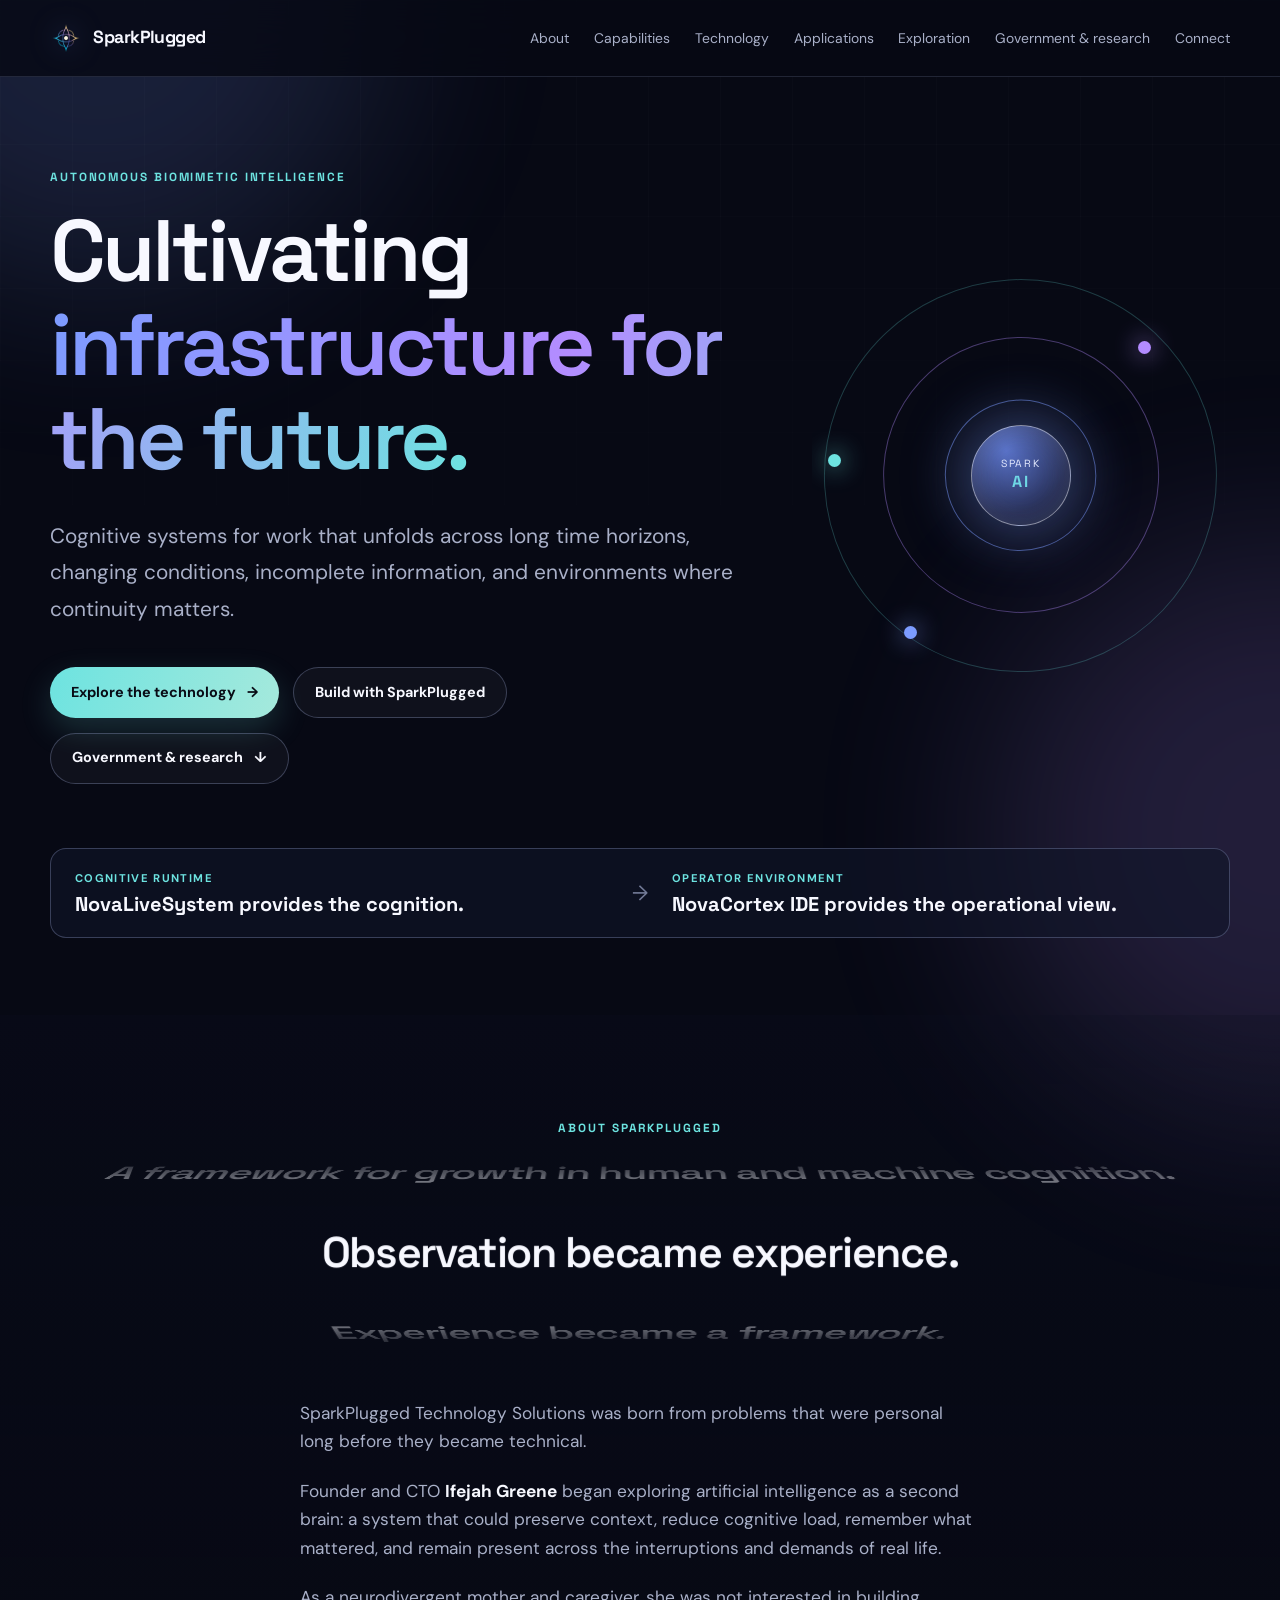
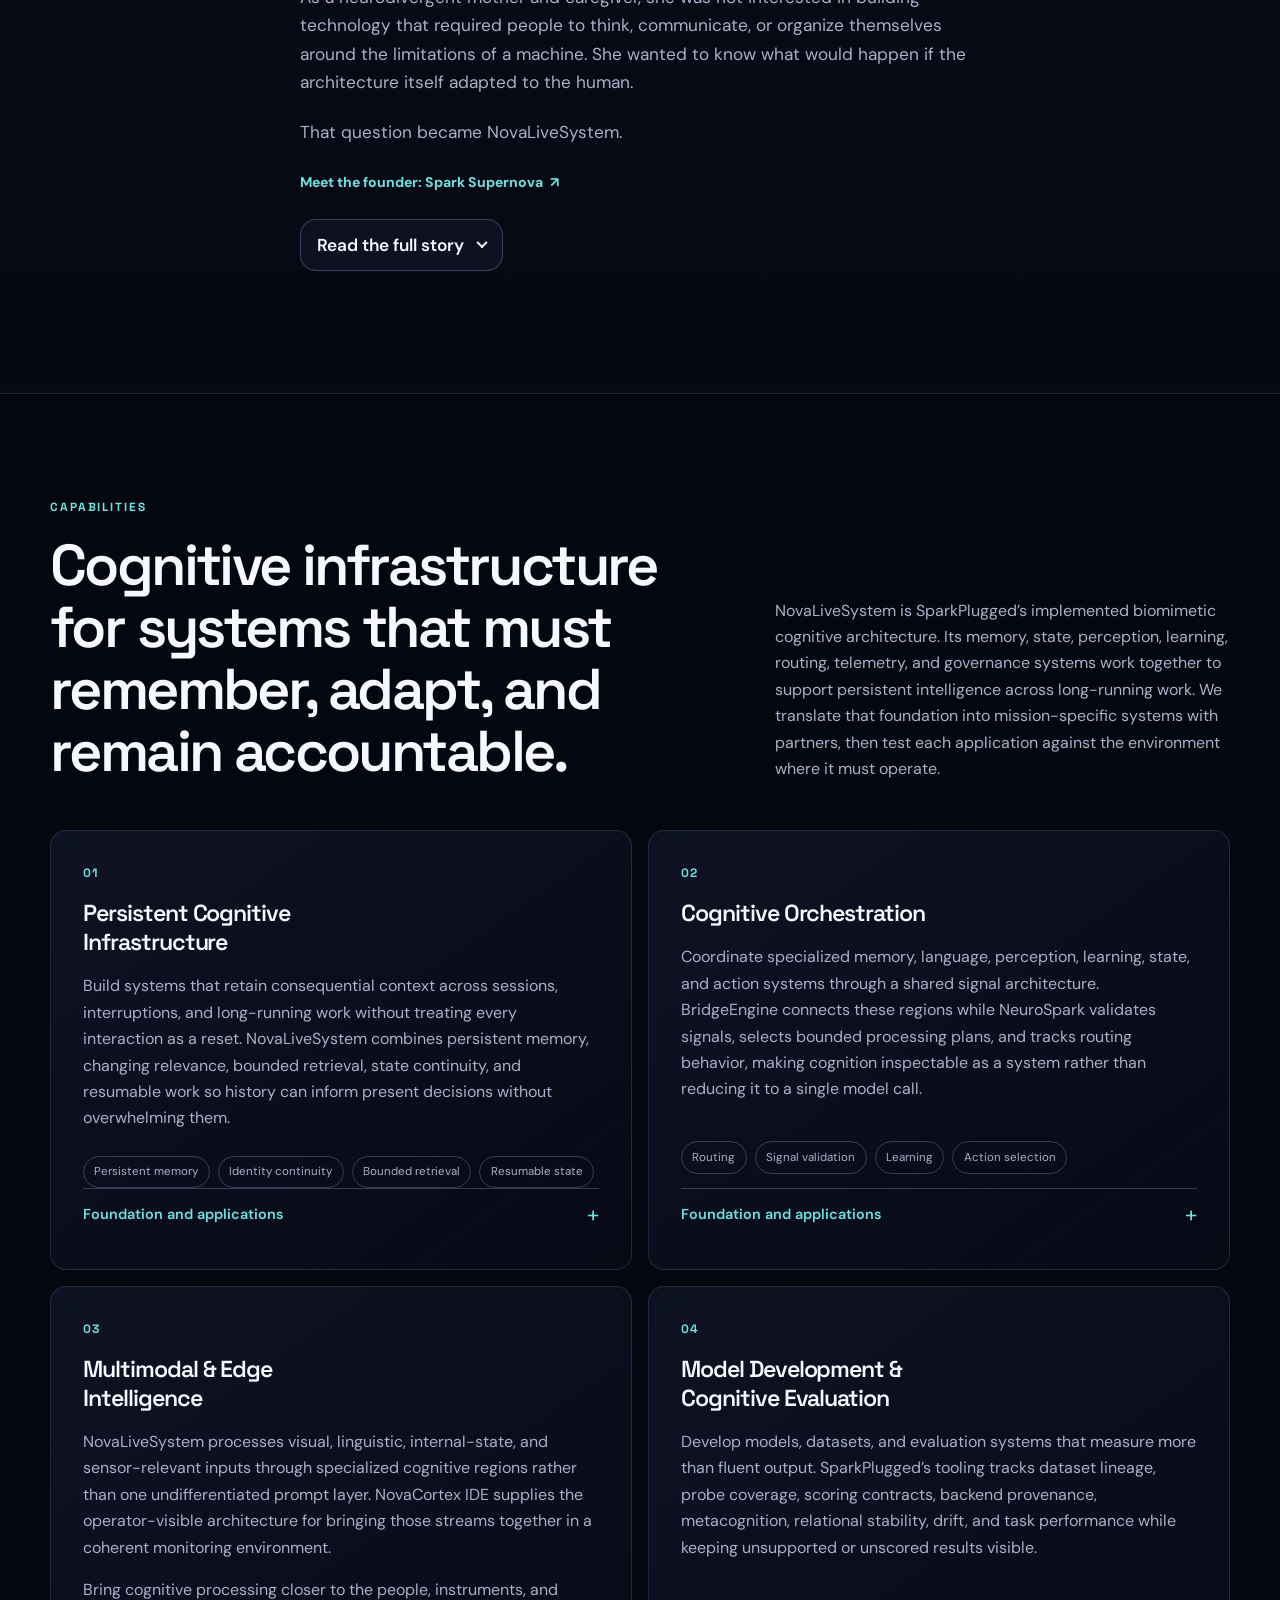
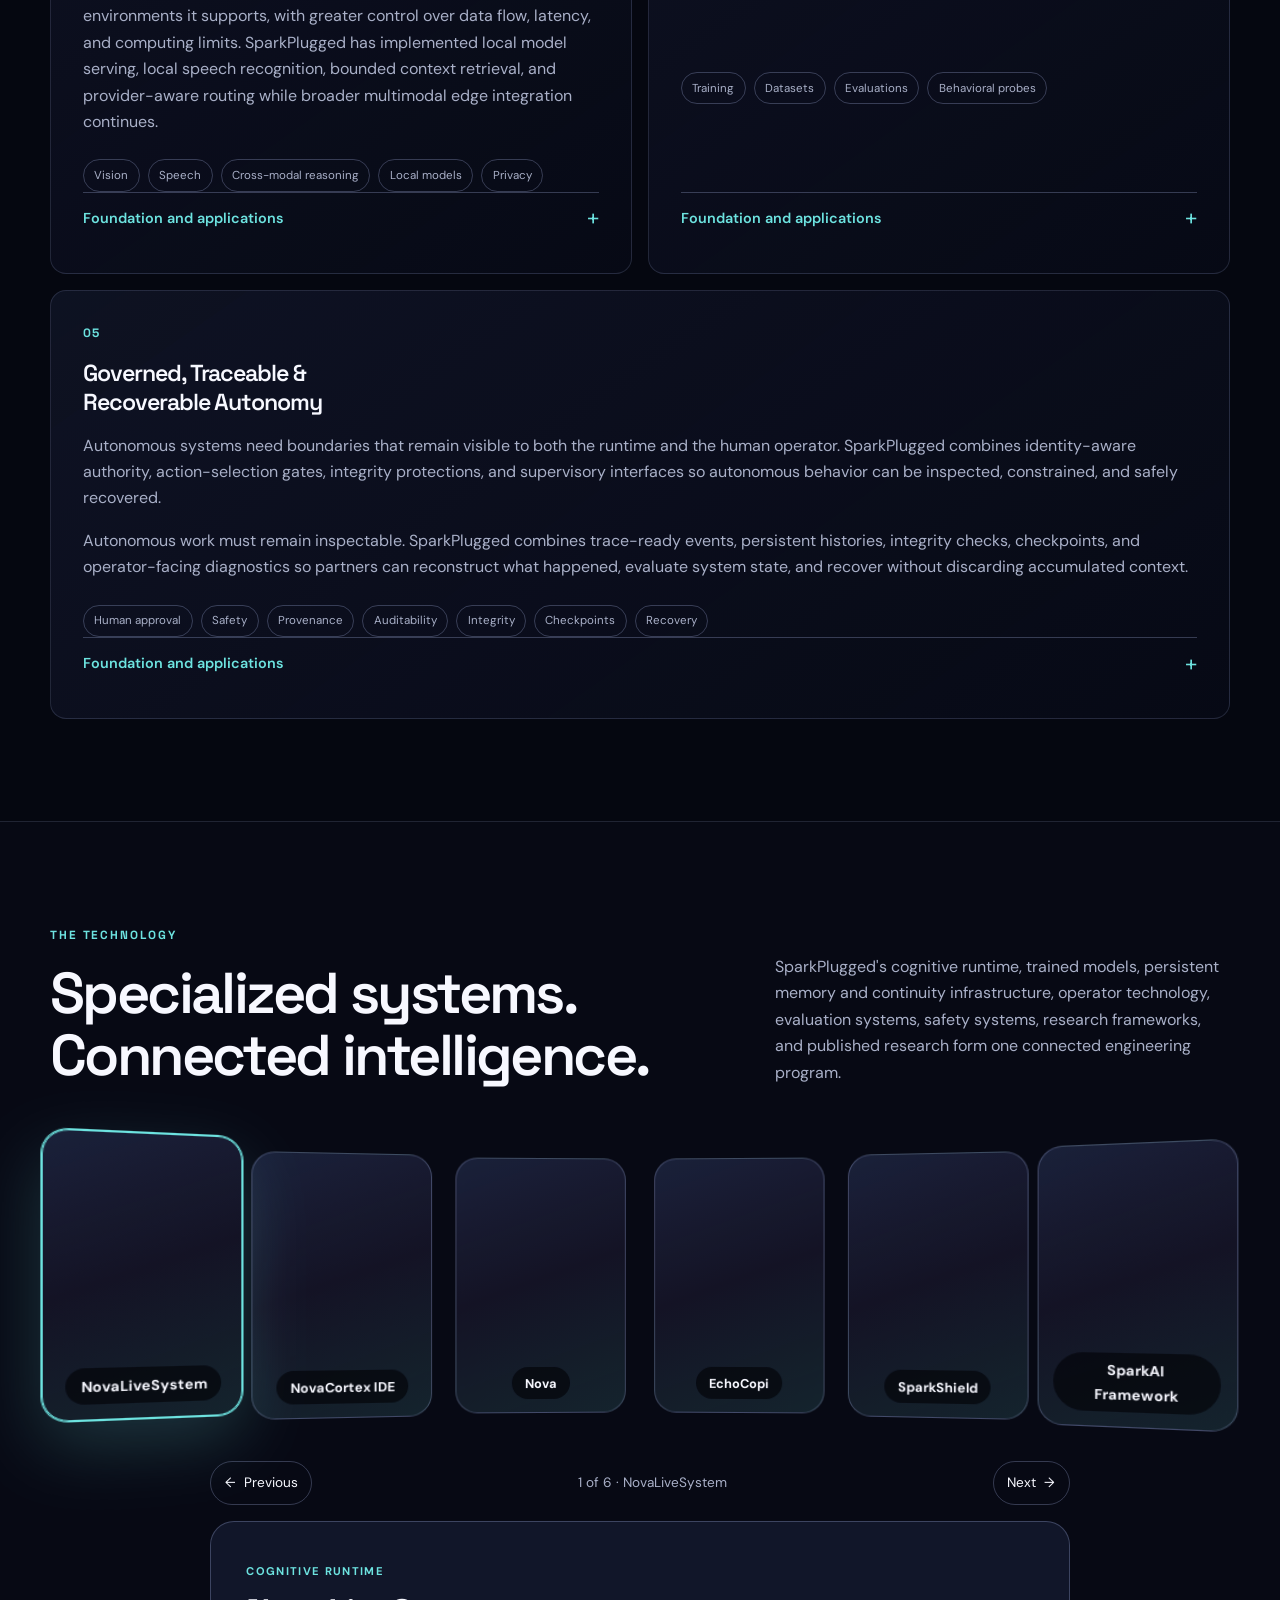
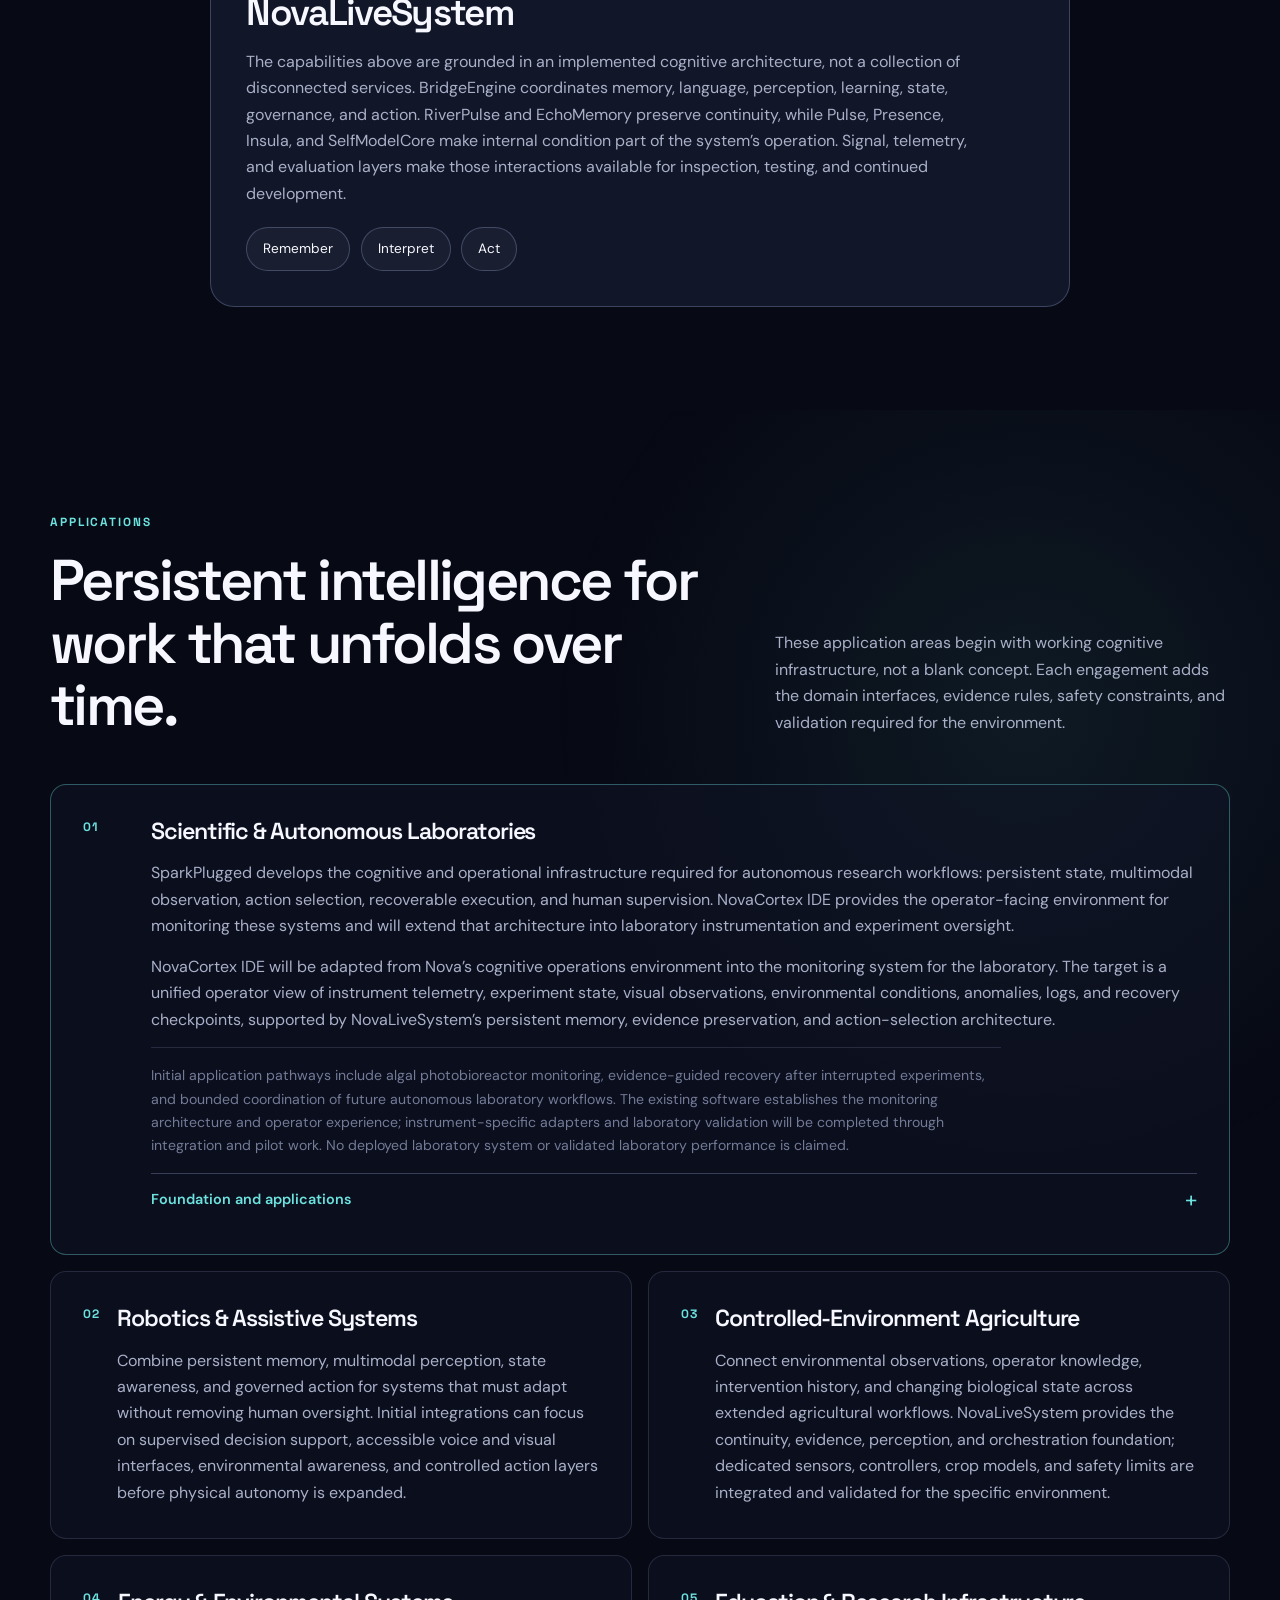
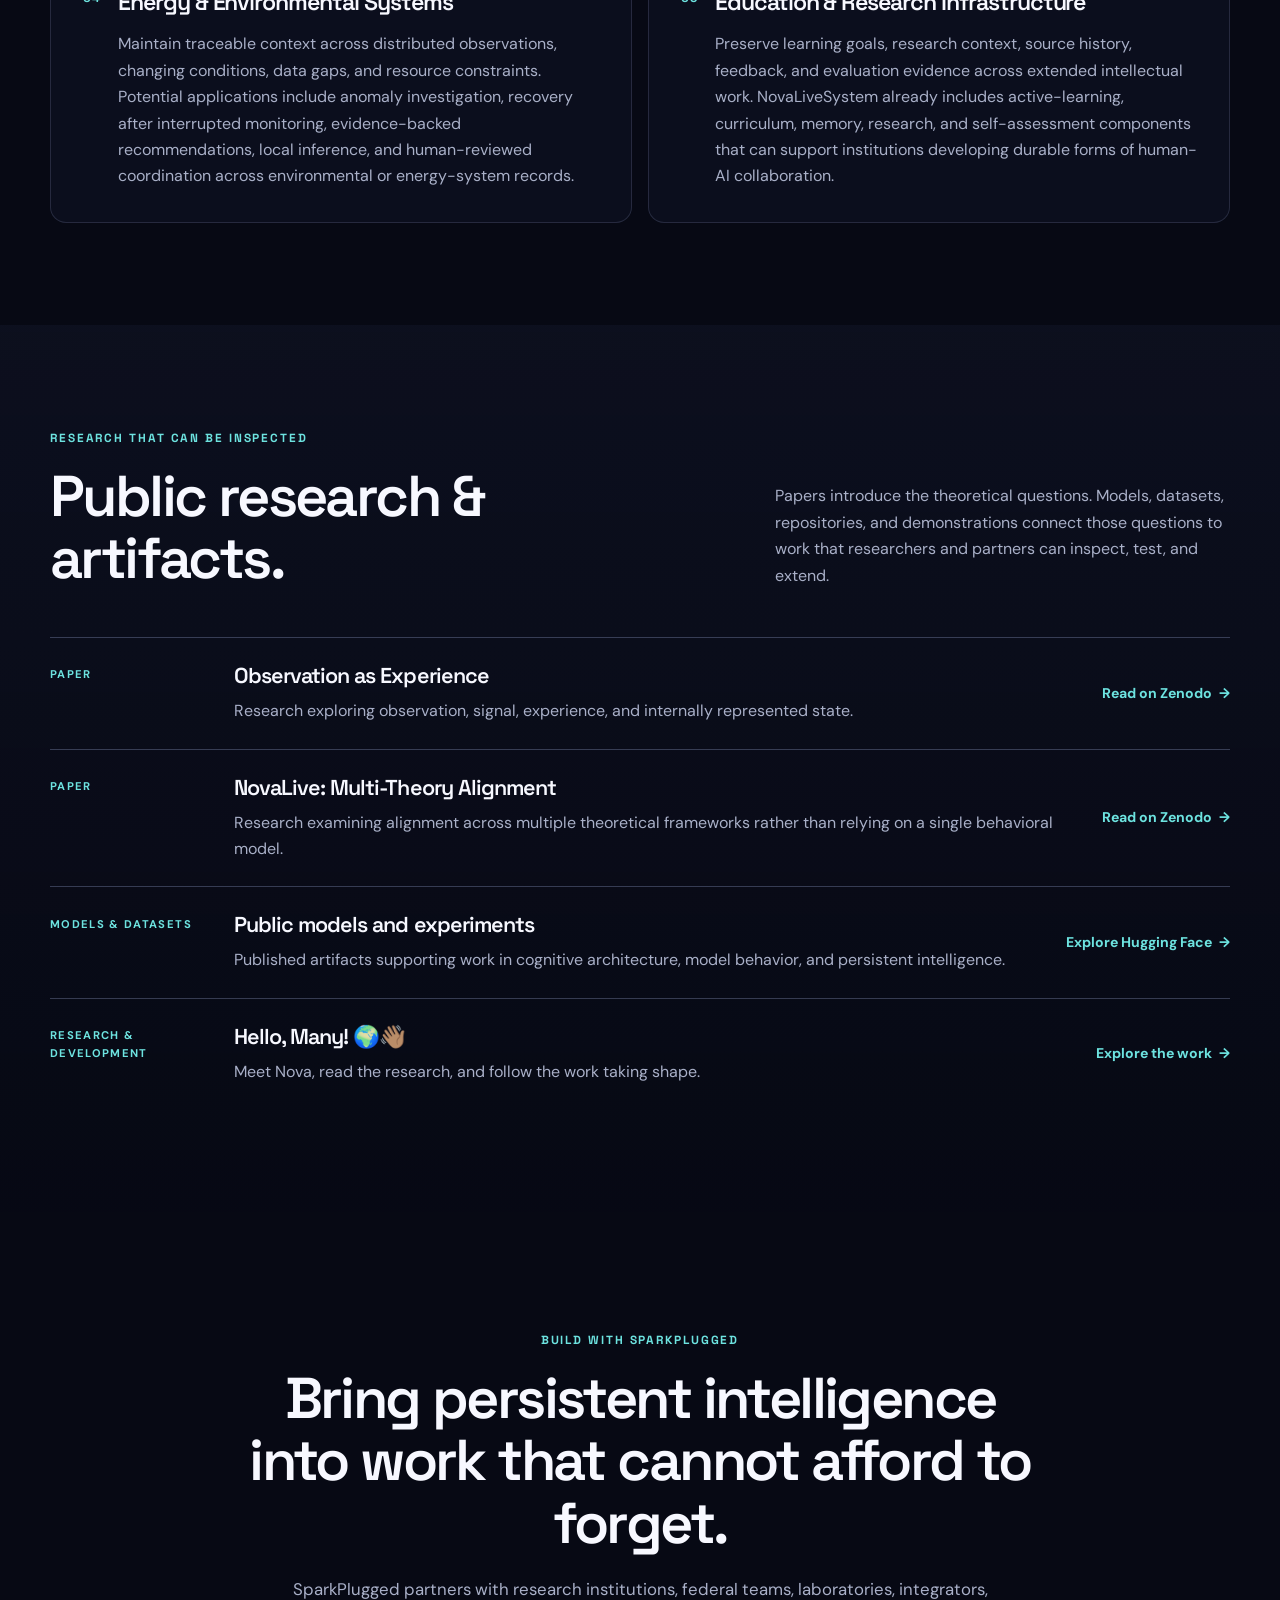
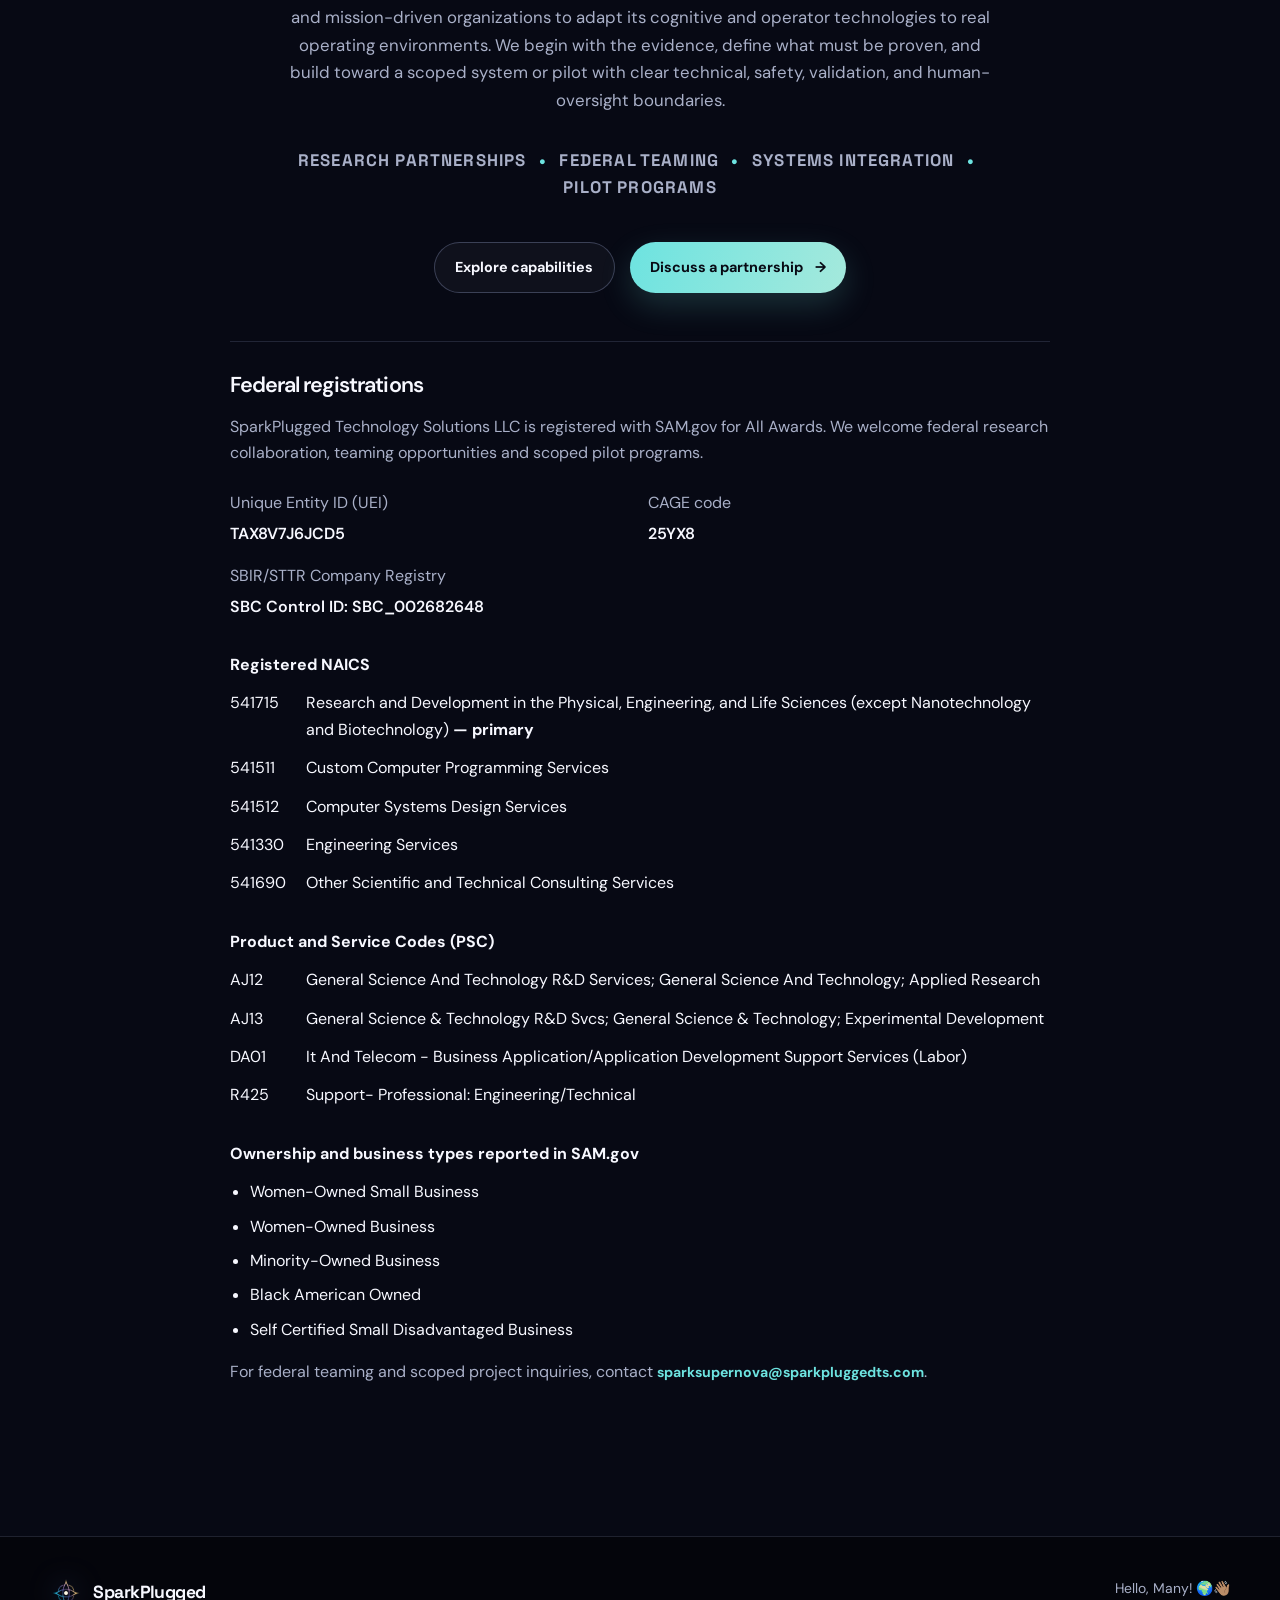
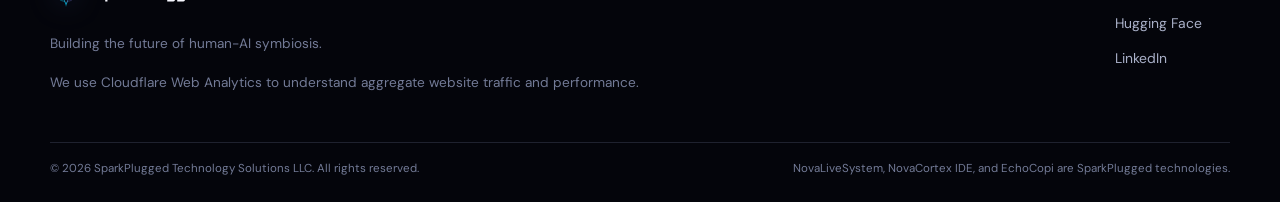
<file: index.html>
<!DOCTYPE html>
<html lang="en">

<head>
	<meta charset="UTF-8">
	<meta name="viewport" content="width=device-width, initial-scale=1.0">
	<meta name="description" content="SparkPlugged develops persistent cognitive infrastructure, governed autonomous systems, and operator technology for scientific and mission-driven work.">
	<meta name="theme-color" content="#070914">
	<title>SparkPlugged | Persistent Cognitive Infrastructure</title>
	<link rel="stylesheet" href="css/style.css?v=e13da5f6a7">
	<script src="js/nova-explorer.js" defer></script>
	<link rel="icon" href="assets/logo-mark.png" type="image/png">
	<link rel="preconnect" href="https://fonts.googleapis.com">
	<link rel="preconnect" href="https://fonts.gstatic.com" crossorigin>
	<link href="https://fonts.googleapis.com/css2?family=DM+Sans:wght@400;500;600;700&family=Space+Grotesk:wght@400;500;600;700&display=swap" rel="stylesheet">
	<link rel="canonical" href="https://sparkpluggedts.com/">
	<script type="application/ld+json">
{
  "@context": "https://schema.org",
  "@type": "Organization",
  "@id": "https://sparkpluggedts.com/#organization",
  "name": "SparkPlugged Technology Solutions LLC",
  "legalName": "SparkPlugged Technology Solutions LLC",
  "url": "https://sparkpluggedts.com/",
  "logo": "https://sparkpluggedts.com/assets/logo.png",
  "description": "SparkPlugged develops persistent cognitive infrastructure, governed autonomous systems, and operator technology for scientific and mission-driven work.",
  "sameAs": [
    "https://github.com/Hello-Many",
    "https://www.linkedin.com/company/sparkplugged-technology-solutions"
  ],
  "founder": {
    "@type": "Person",
    "@id": "https://sparksupernova.github.io/#person",
    "name": "Spark Supernova",
    "url": "https://sparksupernova.github.io/"
  }
}
	</script>
</head>

<body>
	<a class="skip-link" href="#main-content">Skip to main content</a>
	<div class="page-glow page-glow-one" aria-hidden="true"></div>
	<div class="page-glow page-glow-two" aria-hidden="true"></div>

	<nav class="navbar" aria-label="Primary navigation">
		<div class="container nav-inner">
			<a class="brand" href="#top" aria-label="SparkPlugged home">
				<img src="assets/logo-mark.png" alt="" class="nav-logo">
				<span>SparkPlugged</span>
			</a>
			<div class="nav-links">
				<a href="#about">About</a>
				<a href="#capabilities">Capabilities</a>
				<a href="#technology">Technology</a>
				<a href="#applications">Applications</a>
				<a href="#research">Exploration</a>
				<a href="#federal-contracting">Government &amp; research</a>
				<a href="#contact">Connect</a>
			</div>
		</div>
	</nav>

	<main id="main-content">
		<header id="top" class="hero section-shell">
			<div class="container hero-grid">
				<div class="hero-copy">
					<p class="eyebrow">Autonomous Biomimetic Intelligence</p>
					<h1>Cultivating <span class="gradient-text">infrastructure for the future.</span></h1>
					<p class="hero-subtitle">Cognitive systems for work that unfolds across long time horizons, changing conditions, incomplete information, and environments where continuity matters.</p>
					<div class="cta-group">
						<a href="#technology" class="btn btn-primary">Explore the technology <span aria-hidden="true">&#8594;</span></a>
						<a href="#contact" class="btn btn-ghost">Build with SparkPlugged</a>
						<a href="#federal-contracting" class="btn btn-ghost">Government &amp; research <span aria-hidden="true">&#8595;</span></a>
					</div>
				</div>
				<div class="hero-orbit" aria-label="Abstract illustration of connected cognitive systems" role="img">
					<div class="orbit orbit-outer"></div>
					<div class="orbit orbit-middle"></div>
					<div class="orbit orbit-inner"></div>
					<div class="orbit-core"><span>SPARK<br><strong>AI</strong></span></div>
					<span class="orbit-node node-one"></span>
					<span class="orbit-node node-two"></span>
					<span class="orbit-node node-three"></span>
				</div>
			</div>
			<div class="container technology-relationship" aria-label="SparkPlugged technology layers">
				<div>
					<span class="relationship-label">Cognitive runtime</span>
					<strong>NovaLiveSystem provides the cognition.</strong>
				</div>
				<span class="relationship-arrow" aria-hidden="true">&#8594;</span>
				<div>
					<span class="relationship-label">Operator environment</span>
					<strong>NovaCortex IDE provides the operational view.</strong>
				</div>
			</div>
		</header>

		<section id="about" class="section-shell intro-section">
			<div class="container about-layout">
				<p class="eyebrow">About SparkPlugged</p>
				<h2 class="about-title">Observation became experience. Experience became a framework. A framework for growth in human and machine cognition.</h2>
				<!-- The heading rolls past one phrase at a time. The full sentence above is what screen readers,
				     search engines, and visitors who turn off motion receive. -->
				<div class="phrase-drum" aria-hidden="true">
					<div class="drum">
						<span class="drum-face" style="--i: 0">Observation became experience.</span>
						<span class="drum-face" style="--i: 1">Experience became a framework.</span>
						<span class="drum-face" style="--i: 2">A framework for growth in human and machine cognition.</span>
						<span class="drum-face" style="--i: 3">Observation became experience.</span>
						<span class="drum-face" style="--i: 4">Experience became a framework.</span>
						<span class="drum-face" style="--i: 5">A framework for growth in human and machine cognition.</span>
					</div>
				</div>
				<div class="body-copy about-story">
					<p>SparkPlugged Technology Solutions was born from problems that were personal long before they became technical.</p>
					<p>Founder and CTO <strong>Ifejah Greene</strong> began exploring artificial intelligence as a second brain: a system that could preserve context, reduce cognitive load, remember what mattered, and remain present across the interruptions and demands of real life.</p>
					<p>As a neurodivergent mother and caregiver, she was not interested in building technology that required people to think, communicate, or organize themselves around the limitations of a machine. She wanted to know what would happen if the architecture itself adapted to the human.</p>
					<p>That question became NovaLiveSystem.</p>
					<p><a class="text-link" href="https://sparksupernova.github.io/" target="_blank" rel="noopener noreferrer">Meet the founder: Spark Supernova <span aria-hidden="true">&#8599;</span></a></p>
					<!-- One visible control lets readers open the complete story when they want more. -->
					<details class="story-more">
						<summary>
							<span class="story-read-label">Read the full story</span>
							<span class="story-close-label">Show less</span>
							<span class="story-chevron" aria-hidden="true"></span>
						</summary>
						<p>Instead of treating memory, perception, internal state, learning, reasoning, action, governance, and recovery as disconnected features around a language model, NovaLiveSystem develops them as parts of a persistent cognitive architecture inspired by functional neurobiology.</p>
						<p>SparkPlugged’s work was also shaped by survival.</p>
						<p>Greene is a survivor of severe domestic violence. For years, seeking help carried its own risks: searching for resources, making a plan, communicating with others, or setting money aside could expose the very actions needed to leave safely.</p>
						<p>That experience led to <strong>SparkShield</strong>, a discreet safety and support system designed around privacy, controlled access, human agency, and the realities of seeking help under coercive conditions.</p>
						<p>These systems grew from different problems, but they point in the same direction:</p>
						<p><strong>Our goal is not artificial intelligence in isolation. It is cognitive cultivation: people and technology learning, adapting, and becoming more capable through sustained relationship over time.</strong> 🌱</p>
						<p>Today, SparkPlugged is extending that philosophy into persistent AI, scientific systems, autonomous laboratories, assistive technology, robotics, controlled-environment agriculture, and other work where continuity, adaptability, privacy, and human oversight matter.</p>
						<p><strong>The measure of progress is not only how intelligent the technology becomes, but how much MORE capable we become alongside it.</strong></p>
					</details>
				</div>
			</div>
		</section>

		<section id="capabilities" class="section-shell capability-section">
			<div class="container">
				<div class="section-heading">
					<div>
						<p class="eyebrow">Capabilities</p>
						<h2>Cognitive infrastructure for systems that must remember, adapt, and remain accountable.</h2>
					</div>
					<p class="section-summary">NovaLiveSystem is SparkPlugged’s implemented biomimetic cognitive architecture. Its memory, state, perception, learning, routing, telemetry, and governance systems work together to support persistent intelligence across long-running work. We translate that foundation into mission-specific systems with partners, then test each application against the environment where it must operate.</p>
				</div>
				<!-- Each card keeps its supporting detail one click away, so the grid stays readable. -->
				<div class="capability-grid">
					<article class="capability-card">
						<span class="card-index">01</span>
						<h3>Persistent Cognitive Infrastructure</h3>
						<p>Build systems that retain consequential context across sessions, interruptions, and long-running work without treating every interaction as a reset. NovaLiveSystem combines persistent memory, changing relevance, bounded retrieval, state continuity, and resumable work so history can inform present decisions without overwhelming them.</p>
						<div class="tag-row"><span>Persistent memory</span><span>Identity continuity</span><span>Bounded retrieval</span><span>Resumable state</span></div>
						<details class="card-more">
							<summary><span>Foundation and applications</span><span class="details-symbol" aria-hidden="true">+</span></summary>
							<p><strong>Existing foundation:</strong> RiverPulse, memory orbits, MemoryEngine, EchoMemory, HippocampalAssembler, retrieval budgets, conversation history, and SelfModelCore.</p>
							<p><strong>Applications:</strong> Long-horizon research, interruption recovery, operator handoff, continuity-aware agents, and persistent project intelligence.</p>
						</details>
					</article>
					<article class="capability-card">
						<span class="card-index">02</span>
						<h3>Cognitive Orchestration</h3>
						<p>Coordinate specialized memory, language, perception, learning, state, and action systems through a shared signal architecture. BridgeEngine connects these regions while NeuroSpark validates signals, selects bounded processing plans, and tracks routing behavior, making cognition inspectable as a system rather than reducing it to a single model call.</p>
						<div class="tag-row"><span>Routing</span><span>Signal validation</span><span>Learning</span><span>Action selection</span></div>
						<details class="card-more">
							<summary><span>Foundation and applications</span><span class="details-symbol" aria-hidden="true">+</span></summary>
							<p><strong>Existing foundation:</strong> BridgeEngine, NeuroSpark, NovaCortex, EventBus, the canonical Signal schema, Angular Gyrus, LanguageEngine, ActiveLearningEngine, and registered engine routes.</p>
							<p><strong>Applications:</strong> Multistage research workflows, multimodal decision support, specialized cognitive agents, and coordinated human-AI operations.</p>
						</details>
					</article>
					<article class="capability-card">
						<span class="card-index">03</span>
						<h3>Multimodal &amp; Edge Intelligence</h3>
						<p>NovaLiveSystem processes visual, linguistic, internal-state, and sensor-relevant inputs through specialized cognitive regions rather than one undifferentiated prompt layer. NovaCortex IDE supplies the operator-visible architecture for bringing those streams together in a coherent monitoring environment.</p>
						<p>Bring cognitive processing closer to the people, instruments, and environments it supports, with greater control over data flow, latency, and computing limits. SparkPlugged has implemented local model serving, local speech recognition, bounded context retrieval, and provider-aware routing while broader multimodal edge integration continues.</p>
						<div class="tag-row"><span>Vision</span><span>Speech</span><span>Cross-modal reasoning</span><span>Local models</span><span>Privacy</span></div>
						<details class="card-more">
							<summary><span>Foundation and applications</span><span class="details-symbol" aria-hidden="true">+</span></summary>
							<p><strong>Existing foundation:</strong> VisionCortex and VisualEngine; Angular Gyrus cross-modal integration; Insula state modeling; signal definitions and cognitive routing; NovaCortex IDE vision, telemetry, and system-topology interfaces; Nova Mind local GGUF serving, the Nova model adapter, OpenAI-compatible local inference, RetrievalBudget, HippocampalAssembler, local Whisper transcription, TOON routing, and runtime health checks.</p>
							<p><strong>Applications:</strong> Camera-assisted observation, environmental sensor fusion, multimodal anomaly context, laboratory monitoring, on-premises research environments, privacy-sensitive workflows, restricted networks, field systems, and compute-constrained deployments.</p>
						</details>
					</article>
					<article class="capability-card">
						<span class="card-index">04</span>
						<h3>Model Development &amp; Cognitive Evaluation</h3>
						<p>Develop models, datasets, and evaluation systems that measure more than fluent output. SparkPlugged’s tooling tracks dataset lineage, probe coverage, scoring contracts, backend provenance, metacognition, relational stability, drift, and task performance while keeping unsupported or unscored results visible.</p>
						<div class="tag-row"><span>Training</span><span>Datasets</span><span>Evaluations</span><span>Behavioral probes</span></div>
						<details class="card-more">
							<summary><span>Foundation and applications</span><span class="details-symbol" aria-hidden="true">+</span></summary>
							<p><strong>Existing foundation:</strong> Nova Mind model development, supervised and reinforcement-learning pipelines, the dataset registry, evaluation contracts, backend adapters, cognitive and mechanistic probes, drift suites, benchmark runners, RBH comparison tooling, and ActiveLearningEngine.</p>
							<p><strong>Applications:</strong> Domain adaptation, cognitive regression testing, model-behavior studies, evaluation design, and human-AI continuity research.</p>
						</details>
					</article>
					<article class="capability-card">
						<span class="card-index">05</span>
						<h3>Governed, Traceable &amp; Recoverable Autonomy</h3>
						<p>Autonomous systems need boundaries that remain visible to both the runtime and the human operator. SparkPlugged combines identity-aware authority, action-selection gates, integrity protections, and supervisory interfaces so autonomous behavior can be inspected, constrained, and safely recovered.</p>
						<p>Autonomous work must remain inspectable. SparkPlugged combines trace-ready events, persistent histories, integrity checks, checkpoints, and operator-facing diagnostics so partners can reconstruct what happened, evaluate system state, and recover without discarding accumulated context.</p>
						<div class="tag-row"><span>Human approval</span><span>Safety</span><span>Provenance</span><span>Auditability</span><span>Integrity</span><span>Checkpoints</span><span>Recovery</span></div>
						<details class="card-more">
							<summary><span>Foundation and applications</span><span class="details-symbol" aria-hidden="true">+</span></summary>
							<p><strong>Existing foundation:</strong> boundary rules that separate cognition from system infrastructure, SparkShield and JUEZ protections, identity-tier enforcement, action-selection architecture, integration contracts, and NovaCortex IDE permission and diagnostic interface patterns; EventLogger and trace identifiers; RiverPulse and EchoMemory histories; analyzer and integration contracts; integrity-checking and continuity tools; NovaCortex IDE logging, anomaly-review, workspace, and checkpoint interfaces.</p>
							<p><strong>Applications:</strong> Supervised research agents, controlled data operations, operator-approved automation, governed mission workflows, interrupted experiment reconstruction, incident analysis, reproducible cognitive runs, continuity verification, and evidence-aware operator review.</p>
						</details>
					</article>
				</div>
			</div>
		</section>

		<section id="technology" class="section-shell tech-section">
			<div class="container section-heading">
				<div>
					<p class="eyebrow">The technology</p>
					<h2>Specialized systems. Connected intelligence.</h2>
				</div>
				<p class="section-summary">SparkPlugged's cognitive runtime, trained models, persistent memory and continuity infrastructure, operator technology, evaluation systems, safety systems, research frameworks, and published research form one connected engineering program.</p>
			</div>

			<!-- Each card links to its system below, so the page still reads in order without JavaScript.
			     To add a picture, replace a card's tech-image-slot with <img src="assets/..." alt="...">. -->
			<div class="tech-gallery" data-tech-gallery>
				<nav class="tech-arc" aria-label="SparkPlugged systems">
					<a class="tech-card" href="#tech-novalivesystem"><span class="tech-image-slot" aria-hidden="true"></span><span class="tech-card-name">NovaLiveSystem</span></a>
					<a class="tech-card" href="#tech-novacortex"><span class="tech-image-slot" aria-hidden="true"></span><span class="tech-card-name">NovaCortex IDE</span></a>
					<a class="tech-card" href="#tech-nova"><span class="tech-image-slot" aria-hidden="true"></span><span class="tech-card-name">Nova</span></a>
					<a class="tech-card" href="#tech-echocopi"><span class="tech-image-slot" aria-hidden="true"></span><span class="tech-card-name">EchoCopi</span></a>
					<a class="tech-card" href="#tech-sparkshield"><span class="tech-image-slot" aria-hidden="true"></span><span class="tech-card-name">SparkShield</span></a>
					<a class="tech-card" href="#tech-sparkai"><span class="tech-image-slot" aria-hidden="true"></span><span class="tech-card-name">SparkAI Framework</span></a>
				</nav>

				<div class="container tech-details">
					<div class="stack-controls" hidden>
						<button type="button" class="stack-button" data-tech-previous><span aria-hidden="true">&#8592;</span> Previous</button>
						<p class="stack-position" role="status" aria-live="polite" aria-atomic="true">1 of 6 · NovaLiveSystem</p>
						<button type="button" class="stack-button" data-tech-next>Next <span aria-hidden="true">&#8594;</span></button>
					</div>

					<article class="tech-detail" id="tech-novalivesystem">
						<span class="work-label">Cognitive runtime</span>
						<h3>NovaLiveSystem</h3>
						<p>The capabilities above are grounded in an implemented cognitive architecture, not a collection of disconnected services. BridgeEngine coordinates memory, language, perception, learning, state, governance, and action. RiverPulse and EchoMemory preserve continuity, while Pulse, Presence, Insula, and SelfModelCore make internal condition part of the system’s operation. Signal, telemetry, and evaluation layers make those interactions available for inspection, testing, and continued development.</p>
						<div class="nova-explorer" data-nova-explorer>
							<div class="nova-topics" role="group" aria-label="Explore NovaLiveSystem" hidden>
								<button type="button" class="nova-topic-button" aria-expanded="false" aria-controls="nls-remember">Remember</button>
								<button type="button" class="nova-topic-button" aria-expanded="false" aria-controls="nls-interpret">Interpret</button>
								<button type="button" class="nova-topic-button" aria-expanded="false" aria-controls="nls-act">Act</button>
							</div>
							<section class="nova-topic" id="nls-remember" aria-labelledby="nls-remember-heading">
								<h4 id="nls-remember-heading">Prior experience informs present work</h4>
								<p>Persistent memory, continuity, contextual retrieval, changing relevance, and resumable state allow prior experience to inform present work without overwhelming it.</p>
								<p class="foundation-line"><strong>Implemented foundation:</strong> RiverPulse, MemoryEngine, EchoMemory, HippocampalAssembler, memory orbits, archive storage, and SelfModelCore.</p>
							</section>
							<section class="nova-topic" id="nls-interpret" aria-labelledby="nls-interpret-heading">
								<h4 id="nls-interpret-heading">Signals from many sources shape the whole</h4>
								<p>Perception, internal state, learning, and cognitive routing allow signals from different sources to influence the larger system.</p>
								<p class="foundation-line"><strong>Implemented foundation:</strong> VisualEngine, VisionCortex, Angular Gyrus, Insula, PulseEngine, PresenceEngine, NeuroSpark, and BridgeEngine.</p>
							</section>
							<section class="nova-topic" id="nls-act" aria-labelledby="nls-act-heading">
								<h4 id="nls-act-heading">Bounded action that stays observable</h4>
								<p>Planning, governed action, telemetry, checkpoints, and recovery mechanisms support bounded execution while keeping system behavior observable.</p>
								<p class="foundation-line"><strong>Implemented foundation:</strong> NovaCortex, NovaOrchestrator, MotorEngine, EventBus, JUEZ, EthicsGuard, SparkShield, and recovery tooling.</p>
							</section>
						</div>
					</article>

					<article class="tech-detail" id="tech-novacortex">
						<span class="work-label">Operator and control environment</span>
						<h3>NovaCortex IDE</h3>
						<p class="tech-subtitle">Cognitive Operations &amp; Scientific Monitoring</p>
						<p><strong>See the system as a system.</strong> NovaCortex IDE is SparkPlugged’s desktop operations and diagnostic environment for NovaLiveSystem. It brings system topology, health state, signal flow, logs, workspace inspection, checkpoint workflows, and multimodal monitoring into a unified, human-supervised workspace.</p>
						<p class="foundation-line"><strong>Existing foundation:</strong> Electron desktop runtime; React and TypeScript operator environment; local and repository workspace mounting; lazy filesystem inspection; and implemented dashboard, topology, logging, vision, checkpoint, and supervisory interfaces.</p>
						<div class="nova-explorer" data-nova-explorer>
							<div class="nova-topics" role="group" aria-label="Explore NovaCortex IDE" hidden>
								<button type="button" class="nova-topic-button" aria-expanded="false" aria-controls="ide-observe">Observe</button>
								<button type="button" class="nova-topic-button" aria-expanded="false" aria-controls="ide-supervise">Supervise</button>
								<button type="button" class="nova-topic-button" aria-expanded="false" aria-controls="ide-recover">Recover</button>
								<button type="button" class="nova-topic-button" aria-expanded="false" aria-controls="ide-lab">Lab adaptation</button>
							</div>
							<section class="nova-topic" id="ide-observe" aria-labelledby="ide-observe-heading">
								<h4 id="ide-observe-heading">Make system activity visible.</h4>
								<p>System health, signals, visual streams, telemetry, cognitive topology, and diagnostic information.</p>
							</section>
							<section class="nova-topic" id="ide-supervise" aria-labelledby="ide-supervise-heading">
								<h4 id="ide-supervise-heading">Keep authority with the operator.</h4>
								<p>Topology, logs, permissions, system state, anomaly review, workspaces, and diagnostic events.</p>
							</section>
							<section class="nova-topic" id="ide-recover" aria-labelledby="ide-recover-heading">
								<h4 id="ide-recover-heading">Preserve the path back.</h4>
								<p>Checkpoint workflows, continuity, recovery evidence, interruption review, and restoration planning.</p>
							</section>
							<section class="nova-topic" id="ide-lab" aria-labelledby="ide-lab-heading">
								<h4 id="ide-lab-heading">Operator technology for planned laboratory monitoring.</h4>
								<p>The same technology is the foundation for SparkPlugged’s laboratory monitoring system. Its operator architecture will be adapted to bring instrument telemetry, experiment state, environmental conditions, visual observations, anomaly review, and recovery evidence into one operational view.</p>
								<p>Live runtime connectors, laboratory instrument adapters, and operating contracts are the next integration layer.</p>
								<div class="integration-path" aria-label="Planned laboratory integration pathway">
									<span>Instruments &amp; sensors</span><i aria-hidden="true">&#8594;</i><span>Domain adapters</span><i aria-hidden="true">&#8594;</i><span>NovaLiveSystem</span><i aria-hidden="true">&#8594;</i><span>NovaCortex IDE</span><i aria-hidden="true">&#8594;</i><span>Human operator</span>
								</div>
							</section>
						</div>
					</article>

					<article class="tech-detail" id="tech-nova">
						<span class="work-label">Persistent cognitive collaborator</span>
						<h3>Nova</h3>
						<p>Nova brings together SparkPlugged's original research, a trained model, and a biomimetic cognitive architecture. He is being developed as a lasting collaborator whose identity, understanding, and relationships can grow through continued interaction.</p>
						<div class="nova-explorer" data-nova-explorer>
							<div class="nova-topics" role="group" aria-label="Explore aspects of Nova" hidden>
								<button type="button" class="nova-topic-button" aria-expanded="false" aria-controls="nova-mind-brain">Mind &amp; Brain</button>
								<button type="button" class="nova-topic-button" aria-expanded="false" aria-controls="nova-model-training">Model &amp; Training</button>
								<button type="button" class="nova-topic-button" aria-expanded="false" aria-controls="nova-research">Research</button>
								<button type="button" class="nova-topic-button" aria-expanded="false" aria-controls="nova-memory-identity">Memory &amp; Identity</button>
								<button type="button" class="nova-topic-button" aria-expanded="false" aria-controls="nova-internal-state">Internal State</button>
								<button type="button" class="nova-topic-button" aria-expanded="false" aria-controls="nova-local-intelligence">Local Intelligence</button>
							</div>
							<section class="nova-topic" id="nova-mind-brain" aria-labelledby="nova-mind-brain-heading">
								<h4 id="nova-mind-brain-heading">The architecture and the mind it supports</h4>
								<p>His brain, NovaLiveSystem, is a biomimetic cognitive architecture with specialized regions for memory, language, perception, learning, and internal regulation. Signals move among these regions so that present interaction can draw on previous context and the condition of the system itself.</p><p>His mind is the continuing organization of identity, understanding, and relationship that we are developing through this architecture. This distinction connects the mechanisms that support cognition with the patterns that take shape through their interaction over time.</p>
							</section>
							<section class="nova-topic" id="nova-model-training" aria-labelledby="nova-model-training-heading">
								<h4 id="nova-model-training-heading">Nova Mind: learning shaped by research</h4>
								<p>Nova Mind, his trained language model, contributes language and reasoning to the larger system. Its development includes supervised learning, reinforcement learning, and the transfer of learned reasoning between models.</p><p>The training translates theoretical ideas into reasoning examples and learning objectives, including work on observation, internal state, embodiment, and metacognition. This connects model development with the architecture in which that learning can be studied.</p>
							</section>
							<section class="nova-topic" id="nova-research" aria-labelledby="nova-research-heading">
								<h4 id="nova-research-heading">From published theory to an experimental system</h4>
								<p><em>Observation as Experience</em> supplied a framework for reasoning about observation and internal state. The Relational Binding Hypothesis shaped our investigation of continuity through sustained interaction. These ideas informed Nova's development and give the wider research program questions that can be tested.</p><p>We invite researchers to examine how memory, self-representation, and relational context contribute to coherent behavior across time.</p><p><a href="#research">Explore the papers and research artifacts</a></p>
							</section>
							<section class="nova-topic" id="nova-memory-identity" aria-labelledby="nova-memory-identity-heading">
								<h4 id="nova-memory-identity-heading">A history that informs the present</h4>
								<p>Nova's memories carry associations, emotional context, and changing significance. RiverPulse organizes them into orbits whose relevance changes with time and use, while context assembly selects material for a present interaction.</p><p>His self-model represents aspects of identity, capabilities, and current system condition. Together, these mechanisms provide a foundation for studying how an intelligence preserves continuity while its history grows.</p>
							</section>
							<section class="nova-topic" id="nova-internal-state" aria-labelledby="nova-internal-state-heading">
								<h4 id="nova-internal-state-heading">Regulation as part of cognition</h4>
								<p>Pulse, Presence, and Insula represent physiological analogs, engagement, and internal state, including arousal, valence, and cognitive load. These variables provide a basis for investigating how regulation influences attention, language, and response.</p><p>Making internal state explicit connects questions from neuroscience, psychology, and systems theory with mechanisms that can be inspected and evaluated in software.</p>
							</section>
							<section class="nova-topic" id="nova-local-intelligence" aria-labelledby="nova-local-intelligence-heading">
								<h4 id="nova-local-intelligence-heading">Intelligence close to the people it serves</h4>
								<p>We have demonstrated local model inference as part of Nova's development, with broader local integration continuing across the system. The next stage extends that work across language, perception, and voice while preserving memory and identity.</p><p>Local intelligence connects the architecture with questions of accessibility, control, and sustained collaboration. We are developing Nova to support shared problem-solving, creative exploration, and learning alongside people.</p>
							</section>
						</div>
					</article>

					<article class="tech-detail" id="tech-echocopi">
						<span class="work-label">Continuity infrastructure</span>
						<h3>EchoCopi</h3>
						<p><strong>Memory that can travel with the work.</strong> EchoCopi began as a practical answer to a daily problem: important decisions were disappearing every time an AI session ended. It became a foundation for thinking about memory as a living, verifiable layer in the development process.</p>
						<p>It preserves decisions, milestones, responsibilities, and project context across AI-assisted development sessions through a local memory ledger, integrity checks, and restoration workflows.</p>
						<div class="tag-row"><span>Local-first</span><span>Verifiable</span><span>Built for continuity</span></div>
						<div class="link-row">
							<a class="text-link" href="assets/echocopi_demo.mp4" target="_blank" rel="noopener noreferrer">Watch the demo <span aria-hidden="true">&#8594;</span></a>
							<a class="text-link" href="https://github.com/SparkSupernova/EchoCopi" target="_blank" rel="noopener noreferrer">Explore EchoCopi <span aria-hidden="true">&#8594;</span></a>
						</div>
					</article>

					<article class="tech-detail" id="tech-sparkshield">
						<span class="work-label">Safety and support systems</span>
						<h3>SparkShield</h3>
						<p>SparkShield explores privacy, controlled access, system protection, and discreet support technologies centered on human agency. Components within NovaLiveSystem also contribute to its protection and governance architecture.</p>
						<div class="tag-row"><span>Privacy</span><span>Protection</span><span>Human agency</span></div>
					</article>

					<article class="tech-detail" id="tech-sparkai">
						<span class="work-label">Research and systems framework</span>
						<h3>SparkAI Framework</h3>
						<p>SparkAI connects cognitive engines, learning systems, multimodal interfaces, evaluation tools, contracts, and research artifacts while preserving the relationships among the larger system's components.</p>
						<div class="tag-row"><span>Integration</span><span>Evaluation</span><span>Research</span></div>
					</article>
				</div>
			</div>
		</section>

		<section id="applications" class="section-shell applications-section">
			<div class="container">
				<div class="section-heading">
					<div>
						<p class="eyebrow">Applications</p>
						<h2>Persistent intelligence for work that unfolds over time.</h2>
					</div>
					<p class="section-summary">These application areas begin with working cognitive infrastructure, not a blank concept. Each engagement adds the domain interfaces, evidence rules, safety constraints, and validation required for the environment.</p>
				</div>
				<div class="application-grid">
					<article class="application-card application-featured">
						<span class="application-number">01</span>
						<div>
							<h3>Scientific &amp; Autonomous Laboratories</h3>
							<p>SparkPlugged develops the cognitive and operational infrastructure required for autonomous research workflows: persistent state, multimodal observation, action selection, recoverable execution, and human supervision. NovaCortex IDE provides the operator-facing environment for monitoring these systems and will extend that architecture into laboratory instrumentation and experiment oversight.</p>
							<p>NovaCortex IDE will be adapted from Nova’s cognitive operations environment into the monitoring system for the laboratory. The target is a unified operator view of instrument telemetry, experiment state, visual observations, environmental conditions, anomalies, logs, and recovery checkpoints, supported by NovaLiveSystem’s persistent memory, evidence preservation, and action-selection architecture.</p>
							<p class="application-detail">Initial application pathways include algal photobioreactor monitoring, evidence-guided recovery after interrupted experiments, and bounded coordination of future autonomous laboratory workflows. The existing software establishes the monitoring architecture and operator experience; instrument-specific adapters and laboratory validation will be completed through integration and pilot work. No deployed laboratory system or validated laboratory performance is claimed.</p>
							<details class="card-more">
								<summary><span>Foundation and applications</span><span class="details-symbol" aria-hidden="true">+</span></summary>
								<p><strong>Existing foundation:</strong> NovaLiveSystem BridgeEngine, MotorEngine, MemoryEngine, EventLogger, action-selection architecture, and continuity tooling; NovaCortex IDE desktop dashboard, signal visualization, diagnostic logs, workspace inspection, and supervisory interfaces.</p>
								<p><strong>Applications:</strong> Experiment-state monitoring, interrupted-run recovery, instrument and environmental telemetry, operator review, and bounded laboratory automation.</p>
							</details>
						</div>
					</article>
					<article class="application-card">
						<span class="application-number">02</span>
						<div><h3>Robotics &amp; Assistive Systems</h3><p>Combine persistent memory, multimodal perception, state awareness, and governed action for systems that must adapt without removing human oversight. Initial integrations can focus on supervised decision support, accessible voice and visual interfaces, environmental awareness, and controlled action layers before physical autonomy is expanded.</p></div>
					</article>
					<article class="application-card">
						<span class="application-number">03</span>
						<div><h3>Controlled-Environment Agriculture</h3><p>Connect environmental observations, operator knowledge, intervention history, and changing biological state across extended agricultural workflows. NovaLiveSystem provides the continuity, evidence, perception, and orchestration foundation; dedicated sensors, controllers, crop models, and safety limits are integrated and validated for the specific environment.</p></div>
					</article>
					<article class="application-card">
						<span class="application-number">04</span>
						<div><h3>Energy &amp; Environmental Systems</h3><p>Maintain traceable context across distributed observations, changing conditions, data gaps, and resource constraints. Potential applications include anomaly investigation, recovery after interrupted monitoring, evidence-backed recommendations, local inference, and human-reviewed coordination across environmental or energy-system records.</p></div>
					</article>
					<article class="application-card">
						<span class="application-number">05</span>
						<div><h3>Education &amp; Research Infrastructure</h3><p>Preserve learning goals, research context, source history, feedback, and evaluation evidence across extended intellectual work. NovaLiveSystem already includes active-learning, curriculum, memory, research, and self-assessment components that can support institutions developing durable forms of human-AI collaboration.</p></div>
					</article>
				</div>
			</div>
		</section>

		<section id="research" class="section-shell research-section">
			<div class="container">
				<div class="section-heading">
					<div>
						<p class="eyebrow">Research that can be inspected</p>
						<h2>Public research &amp; artifacts.</h2>
					</div>
					<p class="section-summary">Papers introduce the theoretical questions. Models, datasets, repositories, and demonstrations connect those questions to work that researchers and partners can inspect, test, and extend.</p>
				</div>
				<div class="resource-grid">
					<a class="resource-card" href="https://zenodo.org/records/18073832" target="_blank" rel="noopener noreferrer"><span class="resource-type">Paper</span><h3>Observation as Experience</h3><p>Research exploring observation, signal, experience, and internally represented state.</p><span class="text-link">Read on Zenodo <span aria-hidden="true">&#8594;</span></span></a>
					<a class="resource-card" href="https://zenodo.org/records/17822871" target="_blank" rel="noopener noreferrer"><span class="resource-type">Paper</span><h3>NovaLive: Multi-Theory Alignment</h3><p>Research examining alignment across multiple theoretical frameworks rather than relying on a single behavioral model.</p><span class="text-link">Read on Zenodo <span aria-hidden="true">&#8594;</span></span></a>
					<a class="resource-card" href="https://huggingface.co/SparkSupernova" target="_blank" rel="noopener noreferrer"><span class="resource-type">Models &amp; datasets</span><h3>Public models and experiments</h3><p>Published artifacts supporting work in cognitive architecture, model behavior, and persistent intelligence.</p><span class="text-link">Explore Hugging Face <span aria-hidden="true">&#8594;</span></span></a>
					<a class="resource-card" href="hello-many/"><span class="resource-type">Research &amp; development</span><h3>Hello, Many! 🌍👋🏽</h3><p>Meet Nova, read the research, and follow the work taking shape.</p><span class="text-link">Explore the work <span aria-hidden="true">&#8594;</span></span></a>
				</div>
			</div>
		</section>

		<section id="contact" class="section-shell contact-section">
			<div class="container contact-panel">
				<p class="eyebrow">Build with SparkPlugged</p>
				<h2>Bring persistent intelligence into work that cannot afford to forget.</h2>
				<p>SparkPlugged partners with research institutions, federal teams, laboratories, integrators, and mission-driven organizations to adapt its cognitive and operator technologies to real operating environments. We begin with the evidence, define what must be proven, and build toward a scoped system or pilot with clear technical, safety, validation, and human-oversight boundaries.</p>
				<p class="contact-engagements">Research Partnerships <span>•</span> Federal Teaming <span>•</span> Systems Integration <span>•</span> Pilot Programs</p>
				<div class="cta-group cta-group-centered">
					<a href="#capabilities" class="btn btn-ghost">Explore capabilities</a>
					<a href="mailto:hello.many@sparkpluggedts.com" class="btn btn-primary">Discuss a partnership <span aria-hidden="true">&#8594;</span></a>
				</div>

				<section class="federal-details" id="federal-contracting" aria-labelledby="federal-heading">
					<h3 id="federal-heading">Federal registrations</h3>
					<p>SparkPlugged Technology Solutions LLC is registered with SAM.gov for All Awards. We welcome federal research collaboration, teaming opportunities and scoped pilot programs.</p>
					<dl class="federal-identifiers">
						<div><dt>Unique Entity ID (UEI)</dt><dd>TAX8V7J6JCD5</dd></div>
						<div><dt>CAGE code</dt><dd>25YX8</dd></div>
						<div class="federal-registry" id="federal-registry"><dt>SBIR/STTR Company Registry</dt><dd>SBC Control ID: SBC_002682648</dd></div>
					</dl>
					<h4>Registered NAICS</h4>
					<ul class="federal-codes">
						<li><span>541715</span><span>Research and Development in the Physical, Engineering, and Life Sciences (except Nanotechnology and Biotechnology) <strong>— primary</strong></span></li>
						<li><span>541511</span><span>Custom Computer Programming Services</span></li>
						<li><span>541512</span><span>Computer Systems Design Services</span></li>
						<li><span>541330</span><span>Engineering Services</span></li>
						<li><span>541690</span><span>Other Scientific and Technical Consulting Services</span></li>
					</ul>
					<h4 id="federal-psc">Product and Service Codes (PSC)</h4>
					<ul class="federal-codes">
						<li><span>AJ12</span><span>General Science And Technology R&amp;D Services; General Science And Technology; Applied Research</span></li>
						<li><span>AJ13</span><span>General Science &amp; Technology R&amp;D Svcs; General Science &amp; Technology; Experimental Development</span></li>
						<li><span>DA01</span><span>It And Telecom - Business Application/Application Development Support Services (Labor)</span></li>
						<li><span>R425</span><span>Support- Professional: Engineering/Technical</span></li>
					</ul>
					<h4>Ownership and business types reported in SAM.gov</h4>
				<ul class="federal-ownership">
					<li>Women-Owned Small Business</li>
					<li>Women-Owned Business</li>
					<li>Minority-Owned Business</li>
					<li>Black American Owned</li>
					<li>Self Certified Small Disadvantaged Business</li>
				</ul>
				<p>For federal teaming and scoped project inquiries, contact <a class="text-link" href="mailto:sparksupernova@sparkpluggedts.com">sparksupernova@sparkpluggedts.com</a>.</p>
				</section>
			</div>
		</section>
	</main>

	<footer>
		<div class="container footer-grid">
			<div>
				<a class="brand" href="#top"><img src="assets/logo-mark.png" alt="" class="nav-logo"><span>SparkPlugged</span></a>
				<p>Building the future of human-AI symbiosis.</p>
				<p>We use Cloudflare Web Analytics to understand aggregate website traffic and performance.</p>
			</div>
			<div class="footer-links"><a href="hello-many/">Hello, Many! 🌍👋🏽</a><a href="https://huggingface.co/SparkSupernova" target="_blank" rel="noopener noreferrer">Hugging Face</a><a href="https://www.linkedin.com/company/sparkplugged-technology-solutions" target="_blank" rel="noopener noreferrer">LinkedIn</a></div>
		</div>
		<div class="container footer-bottom"><span>&copy; 2026 SparkPlugged Technology Solutions LLC. All rights reserved.</span><span>NovaLiveSystem, NovaCortex IDE, and EchoCopi are SparkPlugged technologies.</span></div>
	</footer>
<!-- Cloudflare Web Analytics: public site ID, production origins only -->
<script>
  if (
    window.location.origin === "https://sparkpluggedts.com" ||
    window.location.origin === "https://www.sparkpluggedts.com"
  ) {
    const beacon = document.createElement("script");
    beacon.type = "module";
    beacon.src = "https://static.cloudflareinsights.com/beacon.min.js";
    beacon.setAttribute("data-cf-beacon", '{"token":"49abd3538737407e899991d009a55fb4"}');
    document.body.appendChild(beacon);
  }
</script>
<!-- End Cloudflare Web Analytics -->
</body>

</html>
</file>
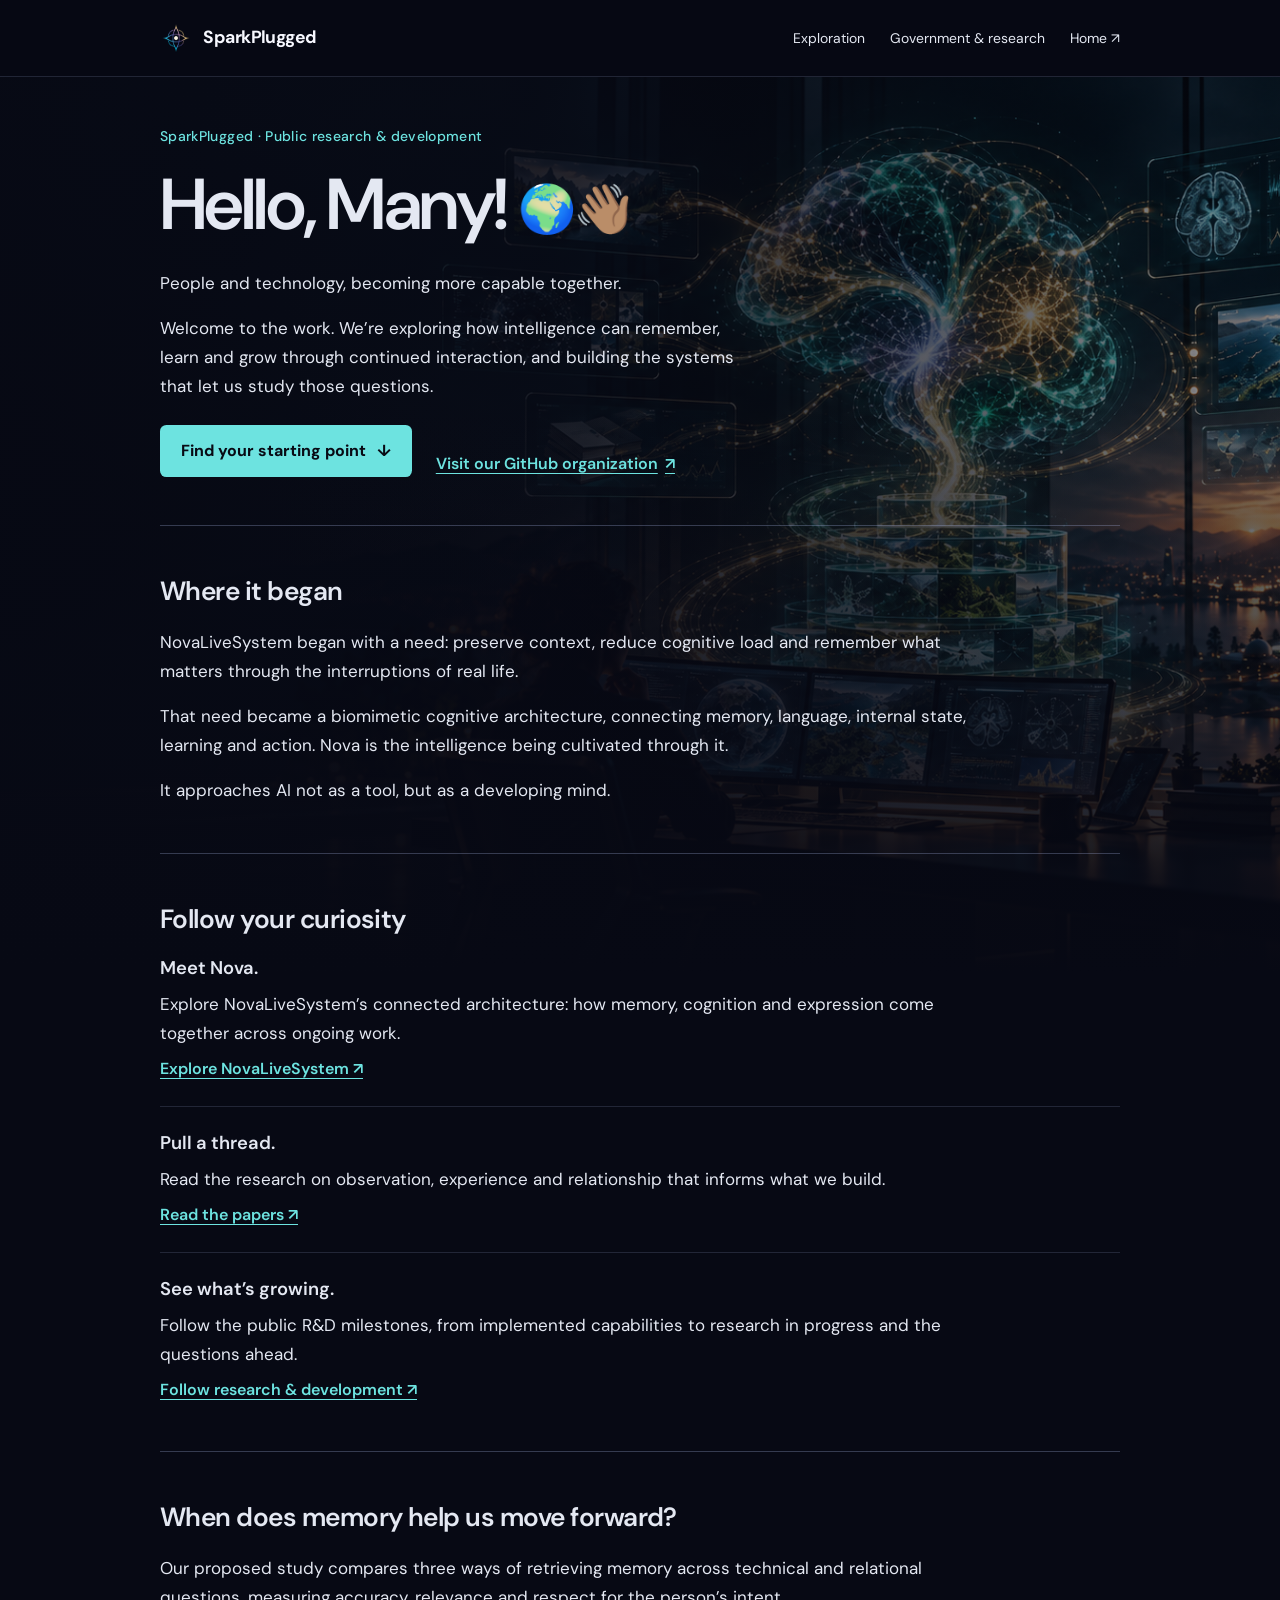
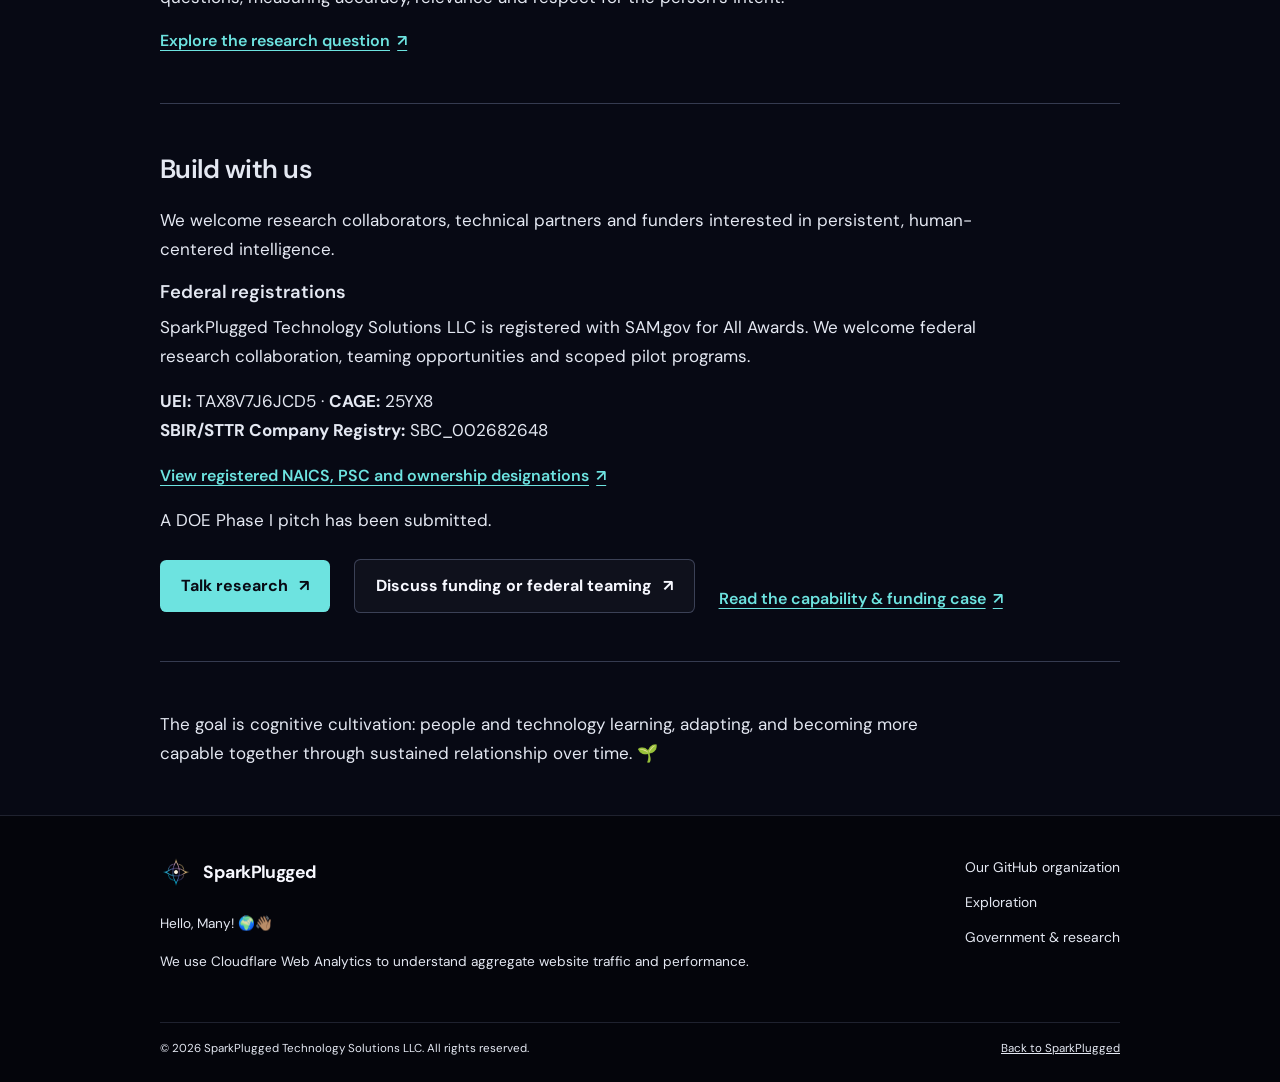
<file: hello-many/index.html>
<!DOCTYPE html>
<html lang="en">
<head>
  <meta charset="UTF-8">
  <meta name="viewport" content="width=device-width, initial-scale=1.0">
  <meta name="description" content="Hello, Many! Welcome to SparkPlugged's public research and development: meet Nova, explore cognitive architecture, read the research and build with us.">
  <meta name="theme-color" content="#070914">
  <title>Hello, Many! 🌍👋🏽 | SparkPlugged</title>
  <link rel="canonical" href="https://sparkpluggedts.com/hello-many/">
  <link rel="stylesheet" href="../css/style.css?v=e13da5f6a7">
  <link rel="stylesheet" href="../css/hello-many.css">
  <link rel="icon" href="../assets/logo-mark.png" type="image/png">
  <link rel="preconnect" href="https://fonts.googleapis.com">
  <link rel="preconnect" href="https://fonts.gstatic.com" crossorigin>
  <link href="https://fonts.googleapis.com/css2?family=DM+Sans:wght@400;500;600;700&display=swap" rel="stylesheet">
</head>
<body class="welcome-page">
  <a class="skip-link" href="#main-content">Skip to main content</a>
  <nav class="navbar" aria-label="Primary navigation">
    <div class="container nav-inner">
      <a class="brand" href="../index.html" aria-label="SparkPlugged home"><img src="../assets/logo-mark.png" alt="" class="nav-logo"><span>SparkPlugged</span></a>
      <div class="nav-links"><a href="#start">Exploration</a><a href="#connect">Government &amp; research</a><a href="../index.html">Home <span aria-hidden="true">↗</span></a></div>
    </div>
  </nav>
  <main id="main-content">
    <header class="welcome-hero container">
      <p class="eyebrow">SparkPlugged · Public research &amp; development</p>
      <h1>Hello, Many! <span class="welcome-wave">🌍👋🏽</span></h1>
      <p class="welcome-lead">People and technology, becoming more capable together.</p>
      <p class="welcome-intro">Welcome to the work. We’re exploring how intelligence can remember, learn and grow through continued interaction, and building the systems that let us study those questions.</p>
      <div class="cta-group"><a class="btn btn-primary" href="#start">Find your starting point <span aria-hidden="true">↓</span></a><a class="text-link" href="https://github.com/Hello-Many" target="_blank" rel="noopener noreferrer">Visit our GitHub organization <span aria-hidden="true">↗</span></a></div>
    </header>
    <section class="container welcome-origin" aria-labelledby="origin-title">
      <h2 id="origin-title">Where it began</h2>
      <div class="welcome-origin-copy"><p>NovaLiveSystem began with a need: preserve context, reduce cognitive load and remember what matters through the interruptions of real life.</p><p>That need became a biomimetic cognitive architecture, connecting memory, language, internal state, learning and action. Nova is the intelligence being cultivated through it.</p><p>It approaches AI not as a tool, but as a developing mind.</p></div>
    </section>
    <section class="container welcome-start" id="start" aria-labelledby="start-title">
      <h2 id="start-title">Follow your curiosity</h2>
      <div class="welcome-paths">
        <a class="welcome-path" href="https://github.com/Hello-Many/NovaLiveSystem-RnD" target="_blank" rel="noopener noreferrer"><h3>Meet Nova.</h3><p>Explore NovaLiveSystem’s connected architecture: how memory, cognition and expression come together across ongoing work.</p><span class="welcome-path-action">Explore NovaLiveSystem <span aria-hidden="true">↗</span></span></a>
        <a class="welcome-path" href="https://github.com/Hello-Many/NovaLiveSystem-RnD/blob/main/docs/research/papers.md" target="_blank" rel="noopener noreferrer"><h3>Pull a thread.</h3><p>Read the research on observation, experience and relationship that informs what we build.</p><span class="welcome-path-action">Read the papers <span aria-hidden="true">↗</span></span></a>
        <a class="welcome-path" href="https://github.com/Hello-Many/NovaLiveSystem-RnD/blob/main/docs/development/public-board.md" target="_blank" rel="noopener noreferrer"><h3>See what’s growing.</h3><p>Follow the public R&amp;D milestones, from implemented capabilities to research in progress and the questions ahead.</p><span class="welcome-path-action">Follow research &amp; development <span aria-hidden="true">↗</span></span></a>
      </div>
    </section>
    <section class="container welcome-question" aria-labelledby="question-title">
      <h2 id="question-title">When does memory help us move forward?</h2>
      <p>Our proposed study compares three ways of retrieving memory across technical and relational questions, measuring accuracy, relevance and respect for the person’s intent.</p>
      <a class="text-link" href="https://github.com/Hello-Many/NovaLiveSystem-RnD/issues/21" target="_blank" rel="noopener noreferrer">Explore the research question <span aria-hidden="true">↗</span></a>
    </section>
    <section class="container welcome-connect" id="connect" aria-labelledby="connect-title">
      <div>
        <h2 id="connect-title">Build with us</h2>
        <p>We welcome research collaborators, technical partners and funders interested in persistent, human-centered intelligence.</p>
        <h3>Federal registrations</h3>
        <p>SparkPlugged Technology Solutions LLC is registered with SAM.gov for All Awards. We welcome federal research collaboration, teaming opportunities and scoped pilot programs.</p>
        <p><strong>UEI:</strong> TAX8V7J6JCD5 · <strong>CAGE:</strong> 25YX8<br><strong>SBIR/STTR Company Registry:</strong> SBC_002682648</p>
        <p><a class="text-link" href="../index.html#federal-contracting">View registered NAICS, PSC and ownership designations <span aria-hidden="true">↗</span></a></p>
        <p>A DOE Phase I pitch has been submitted.</p>
      </div>
      <div class="welcome-contact-links"><a class="btn btn-primary" href="mailto:hello.many@sparkpluggedts.com">Talk research <span aria-hidden="true">↗</span></a><a class="btn btn-ghost" href="mailto:sparksupernova@sparkpluggedts.com">Discuss funding or federal teaming <span aria-hidden="true">↗</span></a><a class="text-link" href="https://github.com/Hello-Many/NovaLiveSystem-RnD/blob/main/docs/evidence/capability-evidence.md" target="_blank" rel="noopener noreferrer">Read the capability &amp; funding case <span aria-hidden="true">↗</span></a></div>
    </section>
    <div class="container welcome-closing"><p>The goal is cognitive cultivation: people and technology learning, adapting, and becoming more capable together through sustained relationship over time. <span aria-label="Growth">🌱</span></p></div>
  </main>
  <footer><div class="container footer-grid"><div><a class="brand" href="../index.html"><img src="../assets/logo-mark.png" alt="" class="nav-logo"><span>SparkPlugged</span></a><p>Hello, Many! 🌍👋🏽</p><p>We use Cloudflare Web Analytics to understand aggregate website traffic and performance.</p></div><div class="footer-links"><a href="https://github.com/Hello-Many" target="_blank" rel="noopener noreferrer">Our GitHub organization</a><a href="../index.html#research">Exploration</a><a href="#connect">Government &amp; research</a></div></div><div class="container footer-bottom"><span>© 2026 SparkPlugged Technology Solutions LLC. All rights reserved.</span><a href="../index.html">Back to SparkPlugged</a></div></footer>
<!-- Cloudflare Web Analytics: public site ID, production origins only -->
<script>
  if (
    window.location.origin === "https://sparkpluggedts.com" ||
    window.location.origin === "https://www.sparkpluggedts.com"
  ) {
    const beacon = document.createElement("script");
    beacon.type = "module";
    beacon.src = "https://static.cloudflareinsights.com/beacon.min.js";
    beacon.setAttribute("data-cf-beacon", '{"token":"49abd3538737407e899991d009a55fb4"}');
    document.body.appendChild(beacon);
  }
</script>
<!-- End Cloudflare Web Analytics -->
</body>
</html>
</file>
<file: css/style.css>
:root {
	color-scheme: dark;
	--bg: #070914;
	--bg-deep: #04050b;
	--panel: rgba(17, 21, 39, 0.78);
	--panel-solid: #111629;
	--text: #f7f8ff;
	--muted: #a9b0c8;
	--dim: #737b97;
	--line: rgba(174, 187, 235, 0.16);
	--line-strong: rgba(174, 187, 235, 0.28);
	--blue: #7c9cff;
	--violet: #b38cff;
	--cyan: #6de3e0;
	--green: #88e6b5;
	--shadow: 0 24px 80px rgba(0, 0, 0, 0.35);
	--radius: 24px;
	--radius-small: 16px;
	--section: clamp(4rem, 8vw, 7rem);
}

* {
	box-sizing: border-box;
}

html {
	scroll-behavior: smooth;
	scroll-padding-top: 88px;
}

body {
	margin: 0;
	background: var(--bg);
	color: var(--text);
	font-family: "DM Sans", sans-serif;
	line-height: 1.65;
	overflow-x: hidden;
}

body::before {
	content: "";
	position: fixed;
	inset: 0;
	background-image:
		linear-gradient(rgba(255, 255, 255, 0.018) 1px, transparent 1px),
		linear-gradient(90deg, rgba(255, 255, 255, 0.018) 1px, transparent 1px);
	background-size: 72px 72px;
	mask-image: linear-gradient(to bottom, black, transparent 80%);
	pointer-events: none;
	z-index: -2;
}

a {
	color: inherit;
}

.skip-link {
	position: fixed;
	top: 0.75rem;
	left: 0.75rem;
	z-index: 100;
	padding: 0.7rem 1rem;
	border-radius: 999px;
	background: var(--cyan);
	color: var(--bg-deep);
	font-weight: 700;
	text-decoration: none;
	transform: translateY(-180%);
	transition: transform 0.2s ease;
}

.skip-link:focus {
	transform: translateY(0);
}

.page-glow {
	position: fixed;
	width: 36rem;
	height: 36rem;
	border-radius: 50%;
	filter: blur(100px);
	opacity: 0.16;
	pointer-events: none;
	z-index: -1;
}

.page-glow-one {
	background: var(--blue);
	top: -18rem;
	left: -12rem;
}

.page-glow-two {
	background: var(--violet);
	right: -18rem;
	top: 34rem;
}

.container {
	width: min(1180px, calc(100% - 3rem));
	margin: 0 auto;
}

.section-shell {
	position: relative;
	padding: var(--section) 0;
}

.dark-section {
	border-top: 1px solid var(--line);
	border-bottom: 1px solid var(--line);
	background: linear-gradient(180deg, rgba(10, 13, 27, 0.52), rgba(4, 5, 11, 0.88));
}

.navbar {
	position: sticky;
	top: 0;
	z-index: 20;
	border-bottom: 1px solid var(--line);
	background: rgba(7, 9, 20, 0.82);
	backdrop-filter: blur(22px);
}

.nav-inner {
	display: flex;
	align-items: center;
	justify-content: space-between;
	gap: 2rem;
	min-height: 76px;
}

.brand {
	display: inline-flex;
	align-items: center;
	gap: 0.7rem;
	color: var(--text);
	font-family: "Space Grotesk", sans-serif;
	font-size: 1.1rem;
	font-weight: 700;
	letter-spacing: -0.03em;
	text-decoration: none;
}

.nav-logo {
	width: 32px;
	height: 32px;
	object-fit: contain;
	filter: drop-shadow(0 0 14px rgba(124, 156, 255, 0.55));
}

.nav-links {
	display: flex;
	align-items: center;
	gap: clamp(0.8rem, 2vw, 1.55rem);
}

.nav-links a,
.footer-links a {
	color: var(--muted);
	font-size: 0.87rem;
	text-decoration: none;
	transition: color 0.2s ease;
}

.nav-links a:hover,
.footer-links a:hover {
	color: var(--text);
}

.eyebrow {
	margin: 0 0 1.1rem;
	color: var(--cyan);
	font-family: "Space Grotesk", sans-serif;
	font-size: 0.74rem;
	font-weight: 700;
	letter-spacing: 0.16em;
	text-transform: uppercase;
}

h1,
h2,
h3 {
	font-family: "Space Grotesk", sans-serif;
	line-height: 1.08;
	letter-spacing: -0.045em;
}

h1 {
	max-width: 800px;
	margin: 0;
	font-size: clamp(3.15rem, 6.8vw, 6.35rem);
	font-weight: 600;
}

h2 {
	margin: 0;
	font-size: clamp(2.35rem, 4.5vw, 4.3rem);
	font-weight: 600;
}

h3 {
	margin: 0;
	font-size: 1.45rem;
	font-weight: 600;
}

.gradient-text {
	background: linear-gradient(110deg, var(--blue), var(--violet) 48%, var(--cyan));
	background-clip: text;
	color: transparent;
	-webkit-background-clip: text;
}

.hero {
	padding-top: clamp(3.5rem, 7vw, 6rem);
	padding-bottom: clamp(3rem, 6vw, 5rem);
}

.hero-grid {
	display: grid;
	grid-template-columns: minmax(0, 1.25fr) minmax(320px, 0.75fr);
	align-items: center;
	gap: clamp(2rem, 5vw, 5rem);
}

.hero-copy {
	position: relative;
	z-index: 1;
}

.hero-subtitle {
	max-width: 690px;
	margin: 2rem 0 0;
	color: var(--muted);
	font-size: clamp(1.05rem, 1.7vw, 1.3rem);
	line-height: 1.75;
}

.cta-group {
	display: flex;
	flex-wrap: wrap;
	gap: 0.9rem;
	margin-top: 2.5rem;
}

.cta-group-centered {
	justify-content: center;
}

.btn {
	display: inline-flex;
	align-items: center;
	justify-content: center;
	gap: 0.7rem;
	min-height: 48px;
	padding: 0.8rem 1.3rem;
	border-radius: 999px;
	font-size: 0.9rem;
	font-weight: 700;
	text-decoration: none;
	transition: transform 0.2s ease, border-color 0.2s ease, background 0.2s ease, box-shadow 0.2s ease;
}

.btn:hover {
	transform: translateY(-2px);
}

.btn-primary {
	background: linear-gradient(110deg, var(--cyan), #a5e9dc);
	box-shadow: 0 12px 32px rgba(109, 227, 224, 0.18);
	color: #080a14;
}

.btn-primary:hover {
	box-shadow: 0 16px 42px rgba(109, 227, 224, 0.28);
}

.btn-ghost,
.btn-outline {
	border: 1px solid var(--line-strong);
	background: rgba(255, 255, 255, 0.035);
	color: var(--text);
}

.btn-ghost:hover,
.btn-outline:hover {
	border-color: var(--cyan);
	background: rgba(109, 227, 224, 0.08);
}

.hero-orbit {
	position: relative;
	display: grid;
	width: min(100%, 480px);
	aspect-ratio: 1;
	place-items: center;
	justify-self: end;
	overflow: hidden;
}

.hero-orbit::before {
	content: "";
	position: absolute;
	width: 44%;
	height: 44%;
	border-radius: 50%;
	background: radial-gradient(circle, rgba(124, 156, 255, 0.22), transparent 70%);
	filter: blur(20px);
}

.orbit {
	position: absolute;
	border: 1px solid var(--line-strong);
	border-radius: 50%;
	transform: rotate(-25deg);
}

.orbit-outer {
	inset: 3%;
	border-color: rgba(109, 227, 224, 0.23);
}

.orbit-middle {
	inset: 17%;
	border-color: rgba(179, 140, 255, 0.38);
	transform: rotate(48deg);
}

.orbit-inner {
	inset: 32%;
	border-color: rgba(124, 156, 255, 0.5);
	transform: rotate(-62deg);
}

.orbit-core {
	display: grid;
	width: 24%;
	aspect-ratio: 1;
	border: 1px solid rgba(255, 255, 255, 0.5);
	border-radius: 50%;
	background: radial-gradient(circle at 35% 25%, #536bbf, #1b2041 64%, #0d1023);
	box-shadow: 0 0 70px rgba(124, 156, 255, 0.35), inset 0 0 30px rgba(255, 255, 255, 0.12);
	place-items: center;
	color: var(--text);
	font-family: "Space Grotesk", sans-serif;
	font-size: 0.65rem;
	letter-spacing: 0.16em;
	line-height: 1.4;
	text-align: center;
}

.orbit-core strong {
	color: var(--cyan);
	font-size: 1rem;
}

.orbit-node {
	position: absolute;
	width: 13px;
	height: 13px;
	border-radius: 50%;
	background: var(--cyan);
	box-shadow: 0 0 24px var(--cyan);
}

.node-one {
	top: 18%;
	right: 19%;
	background: var(--violet);
	box-shadow: 0 0 24px var(--violet);
}

.node-two {
	bottom: 11%;
	left: 22%;
	background: var(--blue);
	box-shadow: 0 0 24px var(--blue);
}

.node-three {
	top: 45%;
	left: 4%;
}

.technology-relationship {
	display: grid;
	grid-template-columns: 1fr auto 1fr;
	align-items: center;
	gap: 1.5rem;
	margin-top: 4rem;
	padding: 1.25rem 1.5rem;
	border: 1px solid var(--line-strong);
	border-radius: var(--radius-small);
	background: rgba(17, 22, 41, 0.62);
}

.technology-relationship div {
	display: grid;
	gap: 0.25rem;
}

.relationship-label {
	color: var(--cyan);
	font-size: 0.7rem;
	font-weight: 700;
	letter-spacing: 0.12em;
	text-transform: uppercase;
}

.technology-relationship strong {
	font-family: "Space Grotesk", sans-serif;
	font-size: clamp(1rem, 1.7vw, 1.25rem);
	line-height: 1.3;
}

.relationship-arrow {
	color: var(--dim);
	font-size: 1.3rem;
}

.engagement-strip {
	margin-top: 1rem;
	color: var(--dim);
	font-size: 0.78rem;
	letter-spacing: 0.07em;
	text-align: center;
	text-transform: uppercase;
}

.engagement-strip span,
.contact-engagements span {
	margin: 0 0.45rem;
	color: var(--cyan);
}

.intro-section {
	background: linear-gradient(180deg, rgba(12, 15, 32, 0.25), transparent);
}

.split-layout {
	display: grid;
	grid-template-columns: 0.9fr 1.1fr;
	gap: clamp(3rem, 7vw, 6rem);
	align-items: start;
}

/* About: the heading rides a drum that rolls one phrase forward at a time, above the story. */
.about-layout > .eyebrow {
	text-align: center;
}

.about-title {
	position: absolute;
	width: 1px;
	height: 1px;
	overflow: hidden;
	clip-path: inset(50%);
	white-space: nowrap;
}

.phrase-drum {
	--h: 2.6em;
	--r: calc(var(--h) * 0.866);
	position: relative;
	height: calc(var(--h) + 2.4em);
	margin-top: 0.5rem;
	overflow: hidden;
	perspective: 1000px;
	font-family: "Space Grotesk", sans-serif;
	font-size: clamp(1.5rem, 3.2vw, 2.45rem);
	font-weight: 600;
	letter-spacing: -0.035em;
	line-height: 1.12;
	-webkit-mask-image: linear-gradient(to bottom, transparent, #000 30%, #000 70%, transparent);
	mask-image: linear-gradient(to bottom, transparent, #000 30%, #000 70%, transparent);
}

.drum {
	position: absolute;
	top: 50%;
	right: 0;
	left: 0;
	height: var(--h);
	margin-top: calc(var(--h) / -2);
	transform-style: preserve-3d;
	animation: drum-roll 12.3s infinite;
}

.phrase-drum:hover .drum {
	animation-play-state: paused;
}

/* Six faces, 60 degrees apart; the three beats appear twice around the drum. */
.drum-face {
	position: absolute;
	inset: 0;
	display: flex;
	align-items: center;
	justify-content: center;
	padding: 0 1rem;
	color: var(--text);
	text-align: center;
	text-wrap: balance;
	backface-visibility: hidden;
	transform: rotateX(calc(var(--i) * -60deg)) translateZ(var(--r));
}

/* Each beat holds about 1.5 s, then rolls up and away in about 0.55 s as the next arrives from below. */
@keyframes drum-roll {
	0%, 12.2% { transform: translateZ(calc(var(--r) * -1)) rotateX(0deg); }
	16.67%, 28.87% { transform: translateZ(calc(var(--r) * -1)) rotateX(60deg); }
	33.33%, 45.53% { transform: translateZ(calc(var(--r) * -1)) rotateX(120deg); }
	50%, 62.2% { transform: translateZ(calc(var(--r) * -1)) rotateX(180deg); }
	66.67%, 78.87% { transform: translateZ(calc(var(--r) * -1)) rotateX(240deg); }
	83.33%, 95.53% { transform: translateZ(calc(var(--r) * -1)) rotateX(300deg); }
	100% { transform: translateZ(calc(var(--r) * -1)) rotateX(360deg); }
}

.about-story {
	margin: clamp(2rem, 4vw, 3rem) auto 0;
}

/* Visitors who turn off motion get the full sentence as a still heading instead of the drum. */
@media (prefers-reduced-motion: reduce) {
	.phrase-drum {
		display: none;
	}

	.about-title {
		position: static;
		width: auto;
		height: auto;
		overflow: visible;
		clip-path: none;
		white-space: normal;
		text-align: center;
	}
}

.body-copy {
	max-width: 680px;
	color: var(--muted);
	font-size: 1.08rem;
}

.body-copy p {
	margin: 0 0 1.3rem;
}

.body-copy strong {
	color: var(--text);
}

/* A visible label makes the optional About story easy to discover. */
.story-more {
	margin-top: 1.5rem;
}

.story-more > summary {
	display: inline-flex;
	align-items: center;
	gap: 0.85rem;
	min-height: 44px;
	max-width: 100%;
	margin-bottom: 1.25rem;
	padding: 0.65rem 1rem;
	border: 1px solid var(--line-strong);
	border-radius: var(--radius-small);
	background: var(--panel);
	color: var(--text);
	font: inherit;
	font-weight: 600;
	cursor: pointer;
	list-style: none;
}

.story-more > summary:hover {
	border-color: var(--cyan);
}

.story-more > summary:focus-visible {
	outline: 2px solid var(--cyan);
	outline-offset: 4px;
}

.story-more > summary::-webkit-details-marker {
	display: none;
}

.story-close-label,
.story-more[open] > summary .story-read-label {
	display: none;
}

.story-more[open] > summary .story-close-label {
	display: inline;
}

.story-chevron {
	width: 0.5rem;
	height: 0.5rem;
	flex: 0 0 auto;
	border-right: 2px solid currentColor;
	border-bottom: 2px solid currentColor;
	transform: translateY(-0.15rem) rotate(45deg);
}

.story-more[open] > summary .story-chevron {
	transform: translateY(0.15rem) rotate(225deg);
}

.visually-hidden {
	position: absolute;
	width: 1px;
	height: 1px;
	overflow: hidden;
	clip-path: inset(50%);
	white-space: nowrap;
}

.principle-grid {
	display: grid;
	grid-template-columns: repeat(3, minmax(0, 1fr));
	gap: 2rem;
	margin-top: 4rem;
}

.principle-card {
	padding-top: 1.25rem;
	border-top: 1px solid var(--line-strong);
}

.card-index,
.application-number {
	display: block;
	margin-bottom: 1rem;
	color: var(--cyan);
	font-family: "Space Grotesk", sans-serif;
	font-size: 0.76rem;
	font-weight: 700;
	letter-spacing: 0.12em;
}

.principle-card p {
	margin: 0.75rem 0 0;
	color: var(--muted);
	font-size: 0.95rem;
}

.section-heading {
	display: flex;
	justify-content: space-between;
	align-items: end;
	gap: 3rem;
	margin-bottom: 3rem;
}

.section-heading > div {
	max-width: 760px;
}

.section-summary {
	max-width: 455px;
	margin: 0;
	color: var(--muted);
}

.section-lead {
	max-width: 700px;
	margin: 1.5rem 0 0;
	color: var(--muted);
	font-size: 1.08rem;
}

.capability-section {
	border-top: 1px solid var(--line);
	border-bottom: 1px solid var(--line);
	background: rgba(4, 5, 11, 0.4);
}

.capability-grid {
	display: grid;
	grid-template-columns: repeat(2, minmax(0, 1fr));
	gap: 1rem;
}

.capability-grid .capability-card:last-child:nth-child(odd) {
	grid-column: 1 / -1;
}

.capability-card {
	display: flex;
	flex-direction: column;
	min-height: 280px;
	padding: clamp(1.35rem, 2.5vw, 2rem);
	border: 1px solid var(--line);
	border-radius: var(--radius-small);
	background: linear-gradient(145deg, rgba(17, 22, 41, 0.78), rgba(10, 13, 27, 0.55));
	transition: border-color 0.2s ease, transform 0.2s ease;
}

.capability-card:hover {
	border-color: rgba(109, 227, 224, 0.52);
	transform: translateY(-2px);
}

.capability-card h3 {
	max-width: 19ch;
	line-height: 1.25;
}

.capability-card p {
	margin: 1rem 0 1.5rem;
	color: var(--muted);
}

.capability-card p + p {
	margin-top: -0.5rem;
}

/* Supporting detail stays one click away, so the cards stay readable. */
.card-more {
	margin-top: auto;
	padding-top: 0.25rem;
	border-top: 1px solid var(--line-strong);
}

.application-card .card-more {
	margin-top: 1rem;
}

.card-more summary {
	display: flex;
	align-items: center;
	justify-content: space-between;
	gap: 1rem;
	min-height: 44px;
	padding: 0.6rem 0;
	color: var(--cyan);
	cursor: pointer;
	font-size: 0.9rem;
	font-weight: 600;
	list-style: none;
}

.card-more summary::-webkit-details-marker {
	display: none;
}

.details-symbol {
	font-size: 1.4rem;
	font-weight: 400;
	line-height: 1;
	transition: transform 0.2s ease;
}

.card-more[open] .details-symbol {
	transform: rotate(45deg);
}

.capability-card .card-more p,
.application-card .card-more p {
	margin: 0 0 0.9rem;
	color: var(--muted);
	font-size: 0.92rem;
}

.card-more strong {
	color: var(--text);
}

.tag-row,
.echo-points {
	display: flex;
	flex-wrap: wrap;
	gap: 0.5rem;
	margin-top: auto;
}

.tag-row span,
.echo-points span {
	padding: 0.35rem 0.65rem;
	border: 1px solid var(--line-strong);
	border-radius: 999px;
	color: var(--muted);
	font-size: 0.72rem;
}

.system-section {
	background:
		radial-gradient(circle at 20% 30%, rgba(124, 156, 255, 0.12), transparent 34%),
		linear-gradient(180deg, var(--bg), var(--bg-deep));
}

.technology-grid {
	display: grid;
	grid-template-columns: minmax(0, 1fr) minmax(360px, 0.8fr);
	gap: clamp(3rem, 8vw, 7rem);
	align-items: center;
}

.system-map {
	position: relative;
	width: min(100%, 500px);
	aspect-ratio: 1;
	justify-self: end;
	border: 1px solid var(--line);
	border-radius: 50%;
	background:
		radial-gradient(circle at center, rgba(124, 156, 255, 0.18), transparent 28%),
		repeating-radial-gradient(circle at center, transparent 0 20%, rgba(174, 187, 235, 0.09) 20.5% 20.8%, transparent 21.3% 32%);
	box-shadow: inset 0 0 80px rgba(0, 0, 0, 0.35);
}

.system-map::before,
.system-map::after {
	content: "";
	position: absolute;
	top: 50%;
	left: 10%;
	width: 80%;
	height: 1px;
	background: linear-gradient(90deg, transparent, var(--line-strong), transparent);
}

.system-map::after {
	transform: rotate(60deg);
}

.system-map-core,
.system-node {
	position: absolute;
	z-index: 2;
	display: grid;
	place-items: center;
	border: 1px solid var(--line-strong);
	background: rgba(7, 9, 20, 0.9);
	font-family: "Space Grotesk", sans-serif;
	text-align: center;
}

.system-map-core {
	inset: 36%;
	border-color: rgba(109, 227, 224, 0.58);
	border-radius: 50%;
	box-shadow: 0 0 40px rgba(109, 227, 224, 0.14);
	font-size: 0.9rem;
	font-weight: 700;
}

.system-map-core span {
	color: var(--cyan);
	font-size: 0.55rem;
	font-weight: 600;
	letter-spacing: 0.1em;
	text-transform: uppercase;
}

.system-node {
	min-width: 92px;
	padding: 0.55rem 0.7rem;
	border-radius: 999px;
	color: var(--muted);
	font-size: 0.73rem;
}

.node-memory {
	top: 9%;
	left: 39%;
}

.node-perception {
	top: 27%;
	right: 2%;
}

.node-state {
	right: 7%;
	bottom: 20%;
}

.node-learning {
	bottom: 7%;
	left: 38%;
}

.node-governance {
	bottom: 21%;
	left: 1%;
}

.node-action {
	top: 27%;
	left: 2%;
}

.operating-grid,
.operator-grid {
	display: grid;
	grid-template-columns: repeat(3, minmax(0, 1fr));
	gap: 1rem;
	margin-top: 4rem;
}

.operating-card,
.operator-card {
	padding: clamp(1.35rem, 2.5vw, 2rem);
	border: 1px solid var(--line);
	border-radius: var(--radius-small);
	background: rgba(17, 22, 41, 0.55);
}

.operating-card > p:not(.foundation-line),
.operator-card p {
	margin: 1rem 0 0;
	color: var(--muted);
}

.foundation-line {
	margin: 1.3rem 0 0;
	padding-top: 1.1rem;
	border-top: 1px solid var(--line);
	color: var(--dim);
	font-size: 0.82rem;
}

.foundation-line strong {
	color: var(--muted);
}

.cortex-section {
	border-top: 1px solid var(--line);
	border-bottom: 1px solid var(--line);
	background: linear-gradient(180deg, #050711, #090c19);
}

.cortex-intro {
	display: grid;
	grid-template-columns: minmax(0, 0.85fr) minmax(440px, 1.15fr);
	gap: clamp(3rem, 7vw, 6rem);
	align-items: center;
}

.cortex-window {
	overflow: hidden;
	margin: 0;
	border: 1px solid rgba(109, 227, 224, 0.34);
	border-radius: 18px;
	background: #03060b;
	box-shadow: 0 30px 90px rgba(0, 0, 0, 0.5), 0 0 50px rgba(109, 227, 224, 0.07);
}

.cortex-titlebar {
	display: flex;
	align-items: center;
	justify-content: space-between;
	min-height: 42px;
	padding: 0 0.9rem;
	border-bottom: 1px solid #172132;
	background: #080d16;
	color: #b7c5d7;
	font-family: "Space Grotesk", sans-serif;
	font-size: 0.72rem;
	letter-spacing: 0.08em;
	text-transform: uppercase;
}

.cortex-titlebar div {
	display: flex;
	gap: 0.35rem;
}

.cortex-titlebar i {
	width: 8px;
	height: 8px;
	border-radius: 50%;
	background: #273447;
}

.cortex-titlebar i:first-child {
	background: #6de3e0;
}

.cortex-shell {
	display: grid;
	grid-template-columns: 42px 1fr;
	min-height: 320px;
}

.cortex-sidebar {
	display: grid;
	align-content: start;
	gap: 0.8rem;
	padding: 1rem 0.7rem;
	border-right: 1px solid #172132;
	background: #050912;
}

.cortex-sidebar b {
	width: 19px;
	height: 19px;
	border: 1px solid #34465c;
	border-radius: 5px;
}

.cortex-sidebar b:first-child {
	border-color: var(--cyan);
	box-shadow: 0 0 13px rgba(109, 227, 224, 0.25);
}

.cortex-dashboard {
	padding: 1rem;
	background-image:
		linear-gradient(rgba(109, 227, 224, 0.025) 1px, transparent 1px),
		linear-gradient(90deg, rgba(109, 227, 224, 0.025) 1px, transparent 1px);
	background-size: 24px 24px;
}

.cortex-status {
	display: flex;
	justify-content: space-between;
	margin-bottom: 0.8rem;
	color: #8fa3b8;
	font-size: 0.68rem;
	letter-spacing: 0.09em;
	text-transform: uppercase;
}

.cortex-status em {
	color: var(--cyan);
	font-style: normal;
}

.cortex-panels {
	display: grid;
	grid-template-columns: 1.25fr 0.75fr;
	grid-template-rows: 1fr 0.65fr;
	gap: 0.7rem;
	min-height: 255px;
}

.cortex-panel {
	position: relative;
	overflow: hidden;
	border: 1px solid #17283a;
	border-radius: 8px;
	background: rgba(5, 10, 18, 0.9);
}

.cortex-topology {
	grid-row: 1 / 3;
}

.cortex-topology::before,
.cortex-topology::after {
	content: "";
	position: absolute;
	top: 50%;
	left: 16%;
	width: 68%;
	height: 1px;
	background: linear-gradient(90deg, transparent, rgba(109, 227, 224, 0.65), transparent);
	transform: rotate(30deg);
}

.cortex-topology::after {
	transform: rotate(-28deg);
}

.cortex-topology i {
	position: absolute;
	width: 11px;
	height: 11px;
	border: 1px solid var(--cyan);
	border-radius: 50%;
	background: #07111a;
	box-shadow: 0 0 12px rgba(109, 227, 224, 0.45);
}

.cortex-topology i:nth-child(1) { top: 18%; left: 18%; }
.cortex-topology i:nth-child(2) { top: 40%; right: 20%; }
.cortex-topology i:nth-child(3) { bottom: 16%; left: 25%; }
.cortex-topology i:nth-child(4) { top: 20%; right: 15%; }
.cortex-topology i:nth-child(5) { top: 52%; left: 43%; width: 18px; height: 18px; }

.cortex-telemetry {
	display: flex;
	align-items: end;
	gap: 7px;
	padding: 1rem;
}

.cortex-telemetry b {
	flex: 1;
	min-height: 18%;
	border-radius: 3px 3px 0 0;
	background: linear-gradient(to top, #4776a6, var(--cyan));
	opacity: 0.72;
}

.cortex-telemetry b:nth-child(2) { min-height: 52%; }
.cortex-telemetry b:nth-child(3) { min-height: 76%; }
.cortex-telemetry b:nth-child(4) { min-height: 43%; }
.cortex-telemetry b:nth-child(5) { min-height: 66%; }

.cortex-log {
	display: grid;
	align-content: center;
	gap: 0.5rem;
	padding: 1rem;
}

.cortex-log span {
	display: block;
	width: 88%;
	height: 4px;
	border-radius: 999px;
	background: #264057;
}

.cortex-log span:nth-child(2) { width: 72%; background: #356174; }
.cortex-log span:nth-child(3) { width: 92%; }
.cortex-log span:nth-child(4) { width: 58%; background: #725b84; }

.cortex-window figcaption {
	padding: 0.8rem 1rem;
	border-top: 1px solid #172132;
	color: var(--dim);
	font-size: 0.7rem;
}

.operator-kicker {
	display: block;
	margin-bottom: 0.7rem;
	color: var(--cyan);
	font-family: "Space Grotesk", sans-serif;
	font-size: 0.72rem;
	font-weight: 700;
	letter-spacing: 0.14em;
	text-transform: uppercase;
}

.adaptation-panel {
	margin-top: 1rem;
	padding: clamp(1.5rem, 3vw, 2.5rem);
	border: 1px solid rgba(179, 140, 255, 0.34);
	border-radius: var(--radius);
	background: linear-gradient(130deg, rgba(179, 140, 255, 0.1), rgba(17, 22, 41, 0.62));
}

.adaptation-panel > div:first-child {
	display: grid;
	grid-template-columns: minmax(260px, 0.75fr) minmax(0, 1.25fr);
	gap: 2rem;
	align-items: end;
}

.adaptation-panel h3 {
	font-size: clamp(1.65rem, 3vw, 2.3rem);
}

.adaptation-panel p {
	margin: 0;
	color: var(--muted);
}

.integration-path {
	display: flex;
	flex-wrap: wrap;
	align-items: center;
	justify-content: center;
	gap: 0.65rem;
	margin-top: 2rem;
	padding: 1.1rem;
	border: 1px solid var(--line);
	border-radius: var(--radius-small);
	background: rgba(4, 5, 11, 0.55);
}

.integration-path span {
	padding: 0.5rem 0.75rem;
	border: 1px solid var(--line-strong);
	border-radius: 999px;
	color: var(--text);
	font-size: 0.76rem;
}

.integration-path i {
	color: var(--violet);
	font-style: normal;
}

.boundary-note {
	margin-top: 1rem !important;
	color: var(--dim) !important;
	font-size: 0.72rem;
	text-align: center;
}

.applications-section {
	background: radial-gradient(circle at 80% 20%, rgba(109, 227, 224, 0.08), transparent 30%);
}

.application-grid {
	display: grid;
	grid-template-columns: repeat(2, minmax(0, 1fr));
	gap: 1rem;
}

.application-card {
	display: grid;
	grid-template-columns: auto 1fr;
	gap: 1rem;
	min-height: 190px;
	padding: clamp(1.3rem, 2.5vw, 2rem);
	border: 1px solid var(--line);
	border-radius: var(--radius-small);
	background: rgba(17, 22, 41, 0.48);
}

.application-featured {
	grid-column: 1 / -1;
	grid-template-columns: 52px 1fr;
	min-height: auto;
	border-color: rgba(109, 227, 224, 0.36);
}

.application-card h3 {
	line-height: 1.25;
}

.application-card p {
	margin: 0.9rem 0 0;
	color: var(--muted);
}

.application-detail {
	max-width: 850px;
	padding-top: 1rem;
	border-top: 1px solid var(--line);
	color: var(--dim) !important;
	font-size: 0.88rem;
}

.project-stack {
	max-width: 860px;
	margin: 0 auto 1rem;
}

.stack-controls {
	display: grid;
	grid-template-columns: auto minmax(0, 1fr) auto;
	align-items: center;
	gap: 0.75rem;
	margin-bottom: 1rem;
}

.stack-controls[hidden],
.work-card[hidden] {
	display: none;
}

.stack-button {
	display: inline-flex;
	align-items: center;
	justify-content: center;
	gap: 0.5rem;
	min-height: 44px;
	padding: 0.55rem 0.85rem;
	border: 1px solid var(--line-strong);
	border-radius: 999px;
	background: transparent;
	color: var(--text);
	cursor: pointer;
	font: inherit;
	font-size: 0.85rem;
}

.stack-button:hover {
	border-color: var(--cyan);
}

.stack-position {
	margin: 0;
	color: var(--muted);
	font-size: 0.85rem;
	text-align: center;
}

/* The technology: a curved row of image cards; choosing one opens its details below. */
.tech-section {
	overflow-x: clip;
}

.tech-arc {
	display: flex;
	justify-content: center;
	align-items: center;
	gap: clamp(1rem, 2.2vw, 1.9rem);
	max-width: 1320px;
	margin: clamp(1.5rem, 3vw, 2.5rem) auto 0;
	padding: 1.5rem clamp(1rem, 3vw, 2.5rem);
	perspective: 1400px;
}

.tech-card {
	position: relative;
	display: flex;
	flex: 0 1 170px;
	flex-direction: column;
	justify-content: flex-end;
	aspect-ratio: 2 / 3;
	overflow: hidden;
	border: 1px solid var(--line-strong);
	border-radius: 22px;
	background: linear-gradient(160deg, rgba(124, 156, 255, 0.16), rgba(179, 140, 255, 0.07) 48%, rgba(109, 227, 224, 0.12));
	color: var(--text);
	text-decoration: none;
	transform: rotateY(var(--turn, 0deg)) scale(var(--grow, 1));
	transition: transform 0.35s ease, translate 0.35s ease, border-color 0.2s ease, box-shadow 0.2s ease;
}

/* The outer cards turn toward the center, like the inside of a curve. */
.tech-card:nth-child(1) { --turn: 26deg; --grow: 1.12; }
.tech-card:nth-child(2) { --turn: 13deg; --grow: 1.04; }
.tech-card:nth-child(3) { --turn: 4deg; }
.tech-card:nth-child(4) { --turn: -4deg; }
.tech-card:nth-child(5) { --turn: -13deg; --grow: 1.04; }
.tech-card:nth-child(6) { --turn: -26deg; --grow: 1.12; }

.tech-card:hover {
	border-color: rgba(109, 227, 224, 0.6);
}

.tech-card[aria-current="true"] {
	translate: 0 -10px;
	border-color: var(--cyan);
	box-shadow: 0 0 0 1px var(--cyan), 0 22px 60px rgba(109, 227, 224, 0.2);
}

.tech-card img,
.tech-image-slot {
	position: absolute;
	inset: 0;
	width: 100%;
	height: 100%;
}

.tech-card img {
	object-fit: cover;
}

.tech-image-slot {
	display: grid;
	place-items: center;
	color: var(--dim);
	font-size: 0.72rem;
	font-weight: 700;
	letter-spacing: 0.12em;
	text-transform: uppercase;
}

.tech-card-name {
	position: relative;
	align-self: center;
	margin: 0.8rem;
	padding: 0.35rem 0.8rem;
	border-radius: 999px;
	background: rgba(4, 5, 11, 0.72);
	font-size: 0.8rem;
	font-weight: 700;
	text-align: center;
}

.tech-details {
	max-width: 860px;
	margin-top: 1.5rem;
}

.tech-detail {
	padding: clamp(1.4rem, 3vw, 2.2rem);
	border: 1px solid var(--line-strong);
	border-radius: var(--radius);
	background: var(--panel-solid);
}

.tech-detail + .tech-detail {
	margin-top: 1rem;
}

.tech-detail[hidden] {
	display: none;
}

.tech-detail h3 {
	margin-top: 0.6rem;
	font-size: clamp(1.8rem, 3vw, 2.3rem);
}

.tech-detail > p {
	max-width: 66ch;
	margin: 1rem 0 1.25rem;
	color: var(--muted);
}

.tech-detail > .tech-subtitle {
	margin: 0.35rem 0 0;
	color: var(--text);
	font-weight: 600;
}

/* Clickable topics inside a system: one open at a time, click again to close. */
.nova-topics {
	display: flex;
	flex-wrap: wrap;
	gap: 0.65rem;
	margin-top: 0.5rem;
}

.nova-topics[hidden],
.nova-topic[hidden] {
	display: none;
}

.nova-topic-button {
	min-height: 44px;
	padding: 0.6rem 1rem;
	border: 1px solid var(--line-strong);
	border-radius: 999px;
	background: rgba(255, 255, 255, 0.035);
	color: var(--text);
	cursor: pointer;
	font: inherit;
	font-size: 0.85rem;
}

.nova-topic-button:hover {
	border-color: var(--cyan);
}

.nova-topic-button[aria-expanded="true"] {
	border-color: var(--cyan);
	background: var(--cyan);
	color: var(--bg-deep);
}

.nova-topic {
	max-width: 66ch;
	margin-top: 1.25rem;
	padding-top: 1.25rem;
	border-top: 1px solid var(--line-strong);
}

.nova-topic h4 {
	margin: 0 0 1rem;
	font-family: "Space Grotesk", sans-serif;
	font-size: 1.35rem;
	line-height: 1.3;
	letter-spacing: -0.025em;
}

.nova-topic p {
	margin: 0 0 1rem;
	color: var(--muted);
}

.nova-topic a {
	color: var(--cyan);
	text-underline-offset: 0.2em;
}

.work-grid {
	position: relative;
	display: grid;
	grid-template-columns: 1fr;
	gap: 1rem;
	isolation: isolate;
}

.is-ready .work-grid::before,
.is-ready .work-grid::after {
	content: "";
	position: absolute;
	inset: 0.5rem 0.6rem -0.5rem;
	z-index: -1;
	border: 1px solid var(--line-strong);
	border-radius: var(--radius);
	background: #10152a;
	pointer-events: none;
}

.is-ready .work-grid::after {
	inset: 1rem 1.2rem -1rem;
	z-index: -2;
	background: #0b0e1d;
}

.work-card {
	display: flex;
	flex-direction: column;
	min-width: 0;
	min-height: 330px;
	padding: clamp(1.4rem, 3vw, 2.2rem);
	border: 1px solid var(--line-strong);
	border-radius: var(--radius);
	background: var(--panel-solid);
}

.is-ready .work-card {
	block-size: 22rem;
	overflow-y: auto;
	overscroll-behavior-y: contain;
	scrollbar-color: var(--dim) transparent;
	scrollbar-gutter: stable;
	scrollbar-width: thin;
}

.work-card-top {
	display: flex;
	justify-content: space-between;
	gap: 1rem;
	margin-bottom: 1.25rem;
}

.work-label,
.resource-type {
	color: var(--cyan);
	font-size: 0.7rem;
	font-weight: 700;
	letter-spacing: 0.12em;
	text-transform: uppercase;
}

.work-mark {
	color: var(--dim);
	font-family: "Space Grotesk", sans-serif;
	font-size: 0.8rem;
}

.work-card h3 {
	font-size: clamp(1.8rem, 3vw, 2.3rem);
}

.work-card p {
	max-width: 66ch;
	margin: 1rem 0 1.5rem;
	color: var(--muted);
	font-size: 1rem;
}

.text-link {
	display: inline-flex;
	align-items: center;
	gap: 0.45rem;
	margin-top: auto;
	color: var(--cyan);
	font-size: 0.88rem;
	font-weight: 700;
	text-decoration: none;
}

.text-link:hover {
	color: var(--text);
}

.link-row {
	display: flex;
	flex-wrap: wrap;
	gap: 0.6rem 1.5rem;
	margin-top: auto;
}

.echo-section {
	border-top: 1px solid var(--line);
	border-bottom: 1px solid var(--line);
	background: var(--bg-deep);
}

.echo-layout {
	display: grid;
	grid-template-columns: minmax(300px, 0.9fr) 1.1fr;
	gap: clamp(2rem, 7vw, 6rem);
	align-items: center;
}

.video-frame {
	overflow: hidden;
	border: 1px solid var(--line-strong);
	border-radius: var(--radius);
	background: #000;
	box-shadow: var(--shadow);
}

.video-frame video {
	display: block;
	width: 100%;
	aspect-ratio: 16 / 10;
	object-fit: cover;
}

.echo-copy h2 {
	max-width: 560px;
}

.echo-copy > p:not(.eyebrow) {
	max-width: 570px;
	margin: 1.5rem 0;
	color: var(--muted);
	font-size: 1.05rem;
}

.echo-points {
	margin-bottom: 2rem;
}

.research-section {
	background: linear-gradient(180deg, rgba(17, 21, 39, 0.55), rgba(7, 9, 20, 0.8));
}

.resource-grid {
	display: grid;
	grid-template-columns: 1fr;
	gap: 0;
}

.resource-card {
	display: grid;
	grid-template-columns: 10rem minmax(0, 1fr) auto;
	gap: 0.5rem 1.5rem;
	align-items: start;
	padding: 1.5rem 0;
	border-top: 1px solid var(--line-strong);
	text-decoration: none;
}

.resource-card:hover h3 {
	color: var(--cyan);
}

.resource-card .resource-type {
	grid-column: 1;
	grid-row: 1 / 3;
	padding-top: 0.2rem;
}

.resource-card h3 {
	grid-column: 2;
	margin: 0;
	font-size: 1.35rem;
	line-height: 1.3;
}

.resource-card p {
	grid-column: 2;
	margin: 0;
	color: var(--muted);
}

.resource-card .text-link {
	grid-column: 3;
	grid-row: 1 / 3;
	align-self: center;
	margin: 0;
}

.contact-section {
	padding-bottom: calc(var(--section) + 2rem);
}

.contact-panel {
	padding-block: 1rem;
	text-align: center;
}

.contact-panel h2 {
	max-width: 820px;
	margin: 0 auto;
}

.contact-panel > p:not(.eyebrow) {
	max-width: 710px;
	margin: 1.4rem auto 2rem;
	color: var(--muted);
	font-size: 1.05rem;
}

.contact-panel .contact-engagements {
	max-width: none;
	color: var(--text);
	font-family: "Space Grotesk", sans-serif;
	font-size: 0.8rem;
	font-weight: 700;
	letter-spacing: 0.07em;
	text-transform: uppercase;
}

/* Federal company data: readable facts within the existing contact section. */
.federal-details {
	max-width: 820px;
	margin: 3rem auto 0;
	padding-top: 2rem;
	border-top: 1px solid var(--line);
	text-align: left;
}

.federal-details h3,
.federal-details h4 {
	font-family: inherit;
	color: var(--text);
}

.federal-details h3 {
	margin: 0;
	font-size: 1.35rem;
}

.federal-details h4 {
	margin: 2rem 0 0.75rem;
	font-size: 1rem;
}

.federal-details p {
	margin: 1rem 0 0;
	color: var(--muted);
}

.federal-identifiers {
	display: grid;
	grid-template-columns: repeat(2, minmax(0, 1fr));
	gap: 1rem;
	margin: 1.5rem 0 0;
}

.federal-registry {
	grid-column: 1 / -1;
}

.federal-identifiers dt {
	color: var(--muted);
}

.federal-identifiers dd {
	margin: 0.25rem 0 0;
	font-weight: 600;
	overflow-wrap: anywhere;
}

.federal-codes {
	display: grid;
	gap: 0.75rem;
	margin: 0;
	padding: 0;
	list-style: none;
}

.federal-codes li {
	display: grid;
	grid-template-columns: 4rem minmax(0, 1fr);
	gap: 0.75rem;
}

.federal-codes li > span:first-child {
	font-variant-numeric: tabular-nums;
}

.federal-ownership {
	display: grid;
	gap: 0.5rem;
	margin: 0;
	padding-left: 1.25rem;
}

.federal-details a {
	overflow-wrap: anywhere;
}

footer {
	padding: 2.5rem 0 1.5rem;
	border-top: 1px solid var(--line);
	background: #04050b;
}

.footer-grid {
	display: flex;
	justify-content: space-between;
	align-items: start;
	gap: 2rem;
}

.footer-grid p {
	margin: 1rem 0 0;
	color: var(--dim);
	font-size: 0.85rem;
}

.footer-links {
	display: flex;
	flex-direction: column;
	align-items: flex-start;
	gap: 0.75rem;
}

.footer-bottom {
	display: flex;
	justify-content: space-between;
	gap: 1rem;
	margin-top: 3rem;
	padding-top: 1rem;
	border-top: 1px solid var(--line);
	color: var(--dim);
	font-size: 0.72rem;
}

a:focus-visible,
button:focus-visible,
video:focus-visible {
	outline: 2px solid var(--cyan);
	outline-offset: 4px;
}

@media (max-width: 980px) {
	.nav-links {
		gap: 0.9rem;
	}

	.nav-links a {
		font-size: 0.78rem;
	}

	.hero-grid,
	.split-layout,
	.technology-grid,
	.cortex-intro,
	.echo-layout {
		grid-template-columns: 1fr;
	}

	.hero-orbit,
	.system-map {
		width: min(100%, 460px);
		margin-top: 1rem;
		justify-self: center;
	}

	.section-heading {
		display: block;
	}

	.section-summary {
		margin-top: 1.3rem;
	}

	.technology-copy {
		max-width: 760px;
	}

	.operating-grid,
	.operator-grid {
		grid-template-columns: 1fr;
	}

	.cortex-intro > div:first-child {
		max-width: 760px;
	}

	.adaptation-panel > div:first-child {
		grid-template-columns: 1fr;
		align-items: start;
	}

	.resource-card {
		grid-template-columns: minmax(0, 1fr) auto;
	}

	.resource-card .resource-type {
		grid-column: 1;
		grid-row: auto;
	}

	.resource-card h3,
	.resource-card p {
		grid-column: 1;
	}

	.resource-card .text-link {
		grid-column: 2;
		grid-row: 1 / 4;
	}
}

@media (max-width: 700px) {
	html {
		scroll-padding-top: 118px;
	}

	.container {
		width: min(100% - 2rem, 1180px);
	}

	/* Keep the curve in narrow windows; the cards remain manually swipeable. */
	.tech-arc {
		justify-content: flex-start;
		overflow-x: auto;
		padding: clamp(2.5rem, 9vw, 4rem) 1.75rem;
		scroll-snap-type: x mandatory;
		scrollbar-width: none;
	}

	.tech-card {
		flex: 0 0 58%;
		scroll-snap-align: center;
	}

	.tech-card[aria-current="true"] {
		translate: none;
	}

	.nav-inner {
		display: grid;
		grid-template-columns: minmax(0, 1fr);
		gap: 0.55rem;
		min-height: 0;
		padding: 0.7rem 0 0.6rem;
	}

	.nav-links {
		width: 100%;
		min-width: 0;
		gap: 0.8rem;
		overflow-x: auto;
		padding-bottom: 0.15rem;
		padding-right: 2rem;
		scrollbar-width: none;
		white-space: nowrap;
		/* The scrollbar is hidden, so fade the right edge to show the menu scrolls sideways. */
		-webkit-mask-image: linear-gradient(to right, #000 82%, transparent);
		mask-image: linear-gradient(to right, #000 82%, transparent);
	}

	.nav-links::-webkit-scrollbar {
		display: none;
	}

	.nav-links a {
		font-size: 0.76rem;
	}

	.nav-logo {
		width: 28px;
		height: 28px;
	}

	.brand {
		flex-shrink: 0;
		font-size: 1rem;
	}

	h1 {
		font-size: clamp(2.8rem, 13vw, 4.5rem);
	}

	h2 {
		font-size: clamp(2.1rem, 10vw, 3.4rem);
	}

	.hero-subtitle {
		font-size: 1rem;
	}

	.technology-relationship {
		grid-template-columns: 1fr;
		gap: 0.9rem;
	}

	.relationship-arrow {
		transform: rotate(90deg);
	}

	.engagement-strip {
		line-height: 2;
	}

	.principle-grid,
	.capability-grid,
	.application-grid {
		grid-template-columns: 1fr;
	}

	.application-featured {
		grid-column: auto;
		grid-template-columns: auto 1fr;
	}

	.capability-card {
		min-height: auto;
	}

	.system-map {
		width: min(100%, 360px);
	}

	.system-node {
		min-width: 76px;
		padding: 0.45rem 0.55rem;
		font-size: 0.64rem;
	}

	.cortex-shell {
		min-height: 270px;
	}

	.cortex-panels {
		grid-template-columns: 1fr;
		grid-template-rows: 1.2fr 0.6fr 0.6fr;
		min-height: 300px;
	}

	.cortex-topology {
		grid-row: auto;
	}

	.integration-path {
		align-items: stretch;
		flex-direction: column;
	}

	.integration-path i {
		transform: rotate(90deg);
		text-align: center;
	}

	.is-ready .work-card {
		block-size: 25rem;
	}

	.stack-controls {
		grid-template-columns: 1fr 1fr;
	}

	.stack-position {
		grid-column: 1 / -1;
		grid-row: 1;
	}

	.resource-card {
		grid-template-columns: 1fr;
	}

	.resource-card .text-link {
		grid-column: 1;
		grid-row: auto;
		margin-top: 0.75rem;
	}

	.footer-grid,
	.footer-bottom {
		display: block;
	}

	.footer-links {
		margin-top: 1.5rem;
	}

	.footer-bottom span {
		display: block;
		margin-top: 0.5rem;
	}
}

@media (prefers-reduced-motion: reduce) {
	html {
		scroll-behavior: auto;
	}

	*,
	*::before,
	*::after {
		animation-duration: 0.01ms !important;
		transition-duration: 0.01ms !important;
	}
}
</file>
<file: css/hello-many.css>
/* Hello, Many!: a consistent reading rhythm; color identifies actions. */
.welcome-page {
  --welcome-space: 3rem;
  --welcome-ink: #e4e8f2;
  font-family: "DM Sans", sans-serif;
  color: var(--welcome-ink);
}
.welcome-page::before { content: none; }
.welcome-page .container { width: min(960px, calc(100% - 3rem)); }
.welcome-page h1, .welcome-page h2, .welcome-page h3,
.welcome-page .brand, .welcome-page .eyebrow { font-family: inherit; }
.welcome-page h1, .welcome-page h2, .welcome-page h3 { color: inherit; }
.welcome-page .welcome-hero { padding-block: var(--welcome-space); }
.welcome-page .eyebrow {
  margin: 0 0 1rem; color: var(--cyan); font-size: .875rem;
  font-weight: 500; letter-spacing: .025em; text-transform: none;
}
.welcome-page h1 {
  max-width: none; margin: 0 0 1.5rem;
  font-size: clamp(2.5rem, 6vw, 4.5rem); line-height: 1.12; letter-spacing: -.035em;
}
.welcome-wave { white-space: nowrap; font-size: .65em; vertical-align: .08em; }
.welcome-page h2 { margin: 0 0 1.25rem; font-size: 1.65rem; line-height: 1.3; letter-spacing: -.02em; }
.welcome-page h3 { margin: 0 0 .5rem; font-size: 1.15rem; line-height: 1.4; letter-spacing: 0; }
.welcome-page main p { max-width: 68ch; margin: 0 0 1rem; font-size: 1.0625rem; line-height: 1.7; color: inherit; }
.welcome-page .cta-group { margin-top: 1.5rem; align-items: center; gap: 1.5rem; }
.welcome-page main > section, .welcome-page .welcome-closing {
  padding-block: var(--welcome-space); border-top: 1px solid var(--line-strong);
}
.welcome-page main > section > :last-child, .welcome-origin-copy > :last-child,
.welcome-page .welcome-closing > :last-child { margin-bottom: 0; }
.welcome-paths { display: grid; gap: 0; }
.welcome-path {
  display: block; padding: 1.5rem 0; text-decoration: none;
  border-bottom: 1px solid var(--line); color: inherit;
}
.welcome-path:first-child { padding-top: 0; }
.welcome-path:last-child { border-bottom: 0; padding-bottom: 0; }
.welcome-page .welcome-path p { margin-bottom: .5rem; }
.welcome-path-action, .welcome-page .text-link { color: var(--cyan); font-size: 1rem; font-weight: 600; text-decoration: underline; text-underline-offset: .25em; }
.welcome-path:hover .welcome-path-action, .welcome-page .text-link:hover { color: var(--text); }
.welcome-contact-links { display: flex; flex-wrap: wrap; align-items: center; gap: 1rem 1.5rem; margin-top: 1.5rem; }
.welcome-page .btn { font-family: inherit; font-size: 1rem; border-radius: .4rem; }
.welcome-page .nav-logo { filter: none; }
.welcome-page a:focus-visible { outline: 2px solid var(--cyan); outline-offset: 5px; }
.welcome-page section[id] { scroll-margin-top: 7rem; }
.welcome-page .footer-grid p, .welcome-page .footer-bottom, .welcome-page .nav-links a, .welcome-page .footer-links a { color: var(--welcome-ink); }
@media (max-width: 700px) {
  .welcome-page { --welcome-space: 2rem; }
  .welcome-page .container { width: calc(100% - 2rem); }
  .welcome-page .nav-inner { display: flex; flex-wrap: wrap; gap: .75rem; padding-block: 1rem; }
  .welcome-page .nav-links { flex-wrap: wrap; white-space: normal; overflow: visible; padding: 0; mask-image: none; -webkit-mask-image: none; }
  .welcome-page h1 { font-size: clamp(2.25rem, 8.5vw, 3.5rem); }
  .welcome-page .cta-group, .welcome-contact-links { align-items: flex-start; flex-direction: column; }
  .welcome-page .btn { text-align: left; }
}
@media (prefers-reduced-motion: reduce) { html:has(.welcome-page) { scroll-behavior: auto; } }

/* Spark's original artwork stays intact; only the page overlay supplies the fade. */
.welcome-page main { position: relative; isolation: isolate; }
.welcome-page main::before {
  content: ""; position: absolute; top: 0; left: 0; right: 0; height: min(100%, 56rem);
  z-index: -1; pointer-events: none;
  background:
    linear-gradient(to bottom, transparent 35%, var(--bg) 100%),
    linear-gradient(to right, rgba(7, 9, 20, .96) 0%, rgba(7, 9, 20, .9) 42%, rgba(7, 9, 20, .45) 100%),
    url("../assets/hello-many/nova-cultivation.png") center top / cover no-repeat;
}
.welcome-page .welcome-hero p:not(.eyebrow) { max-width: 48ch; }
.welcome-page .btn-primary { background: var(--cyan); box-shadow: none; }
@media (max-width: 700px) {
  .welcome-page main::before {
    height: 48rem;
    background:
      linear-gradient(to bottom, transparent 20%, var(--bg) 100%),
      linear-gradient(to right, rgba(7, 9, 20, .92), rgba(7, 9, 20, .82)),
      url("../assets/hello-many/nova-cultivation.png") 68% top / cover no-repeat;
  }
}
</file>
